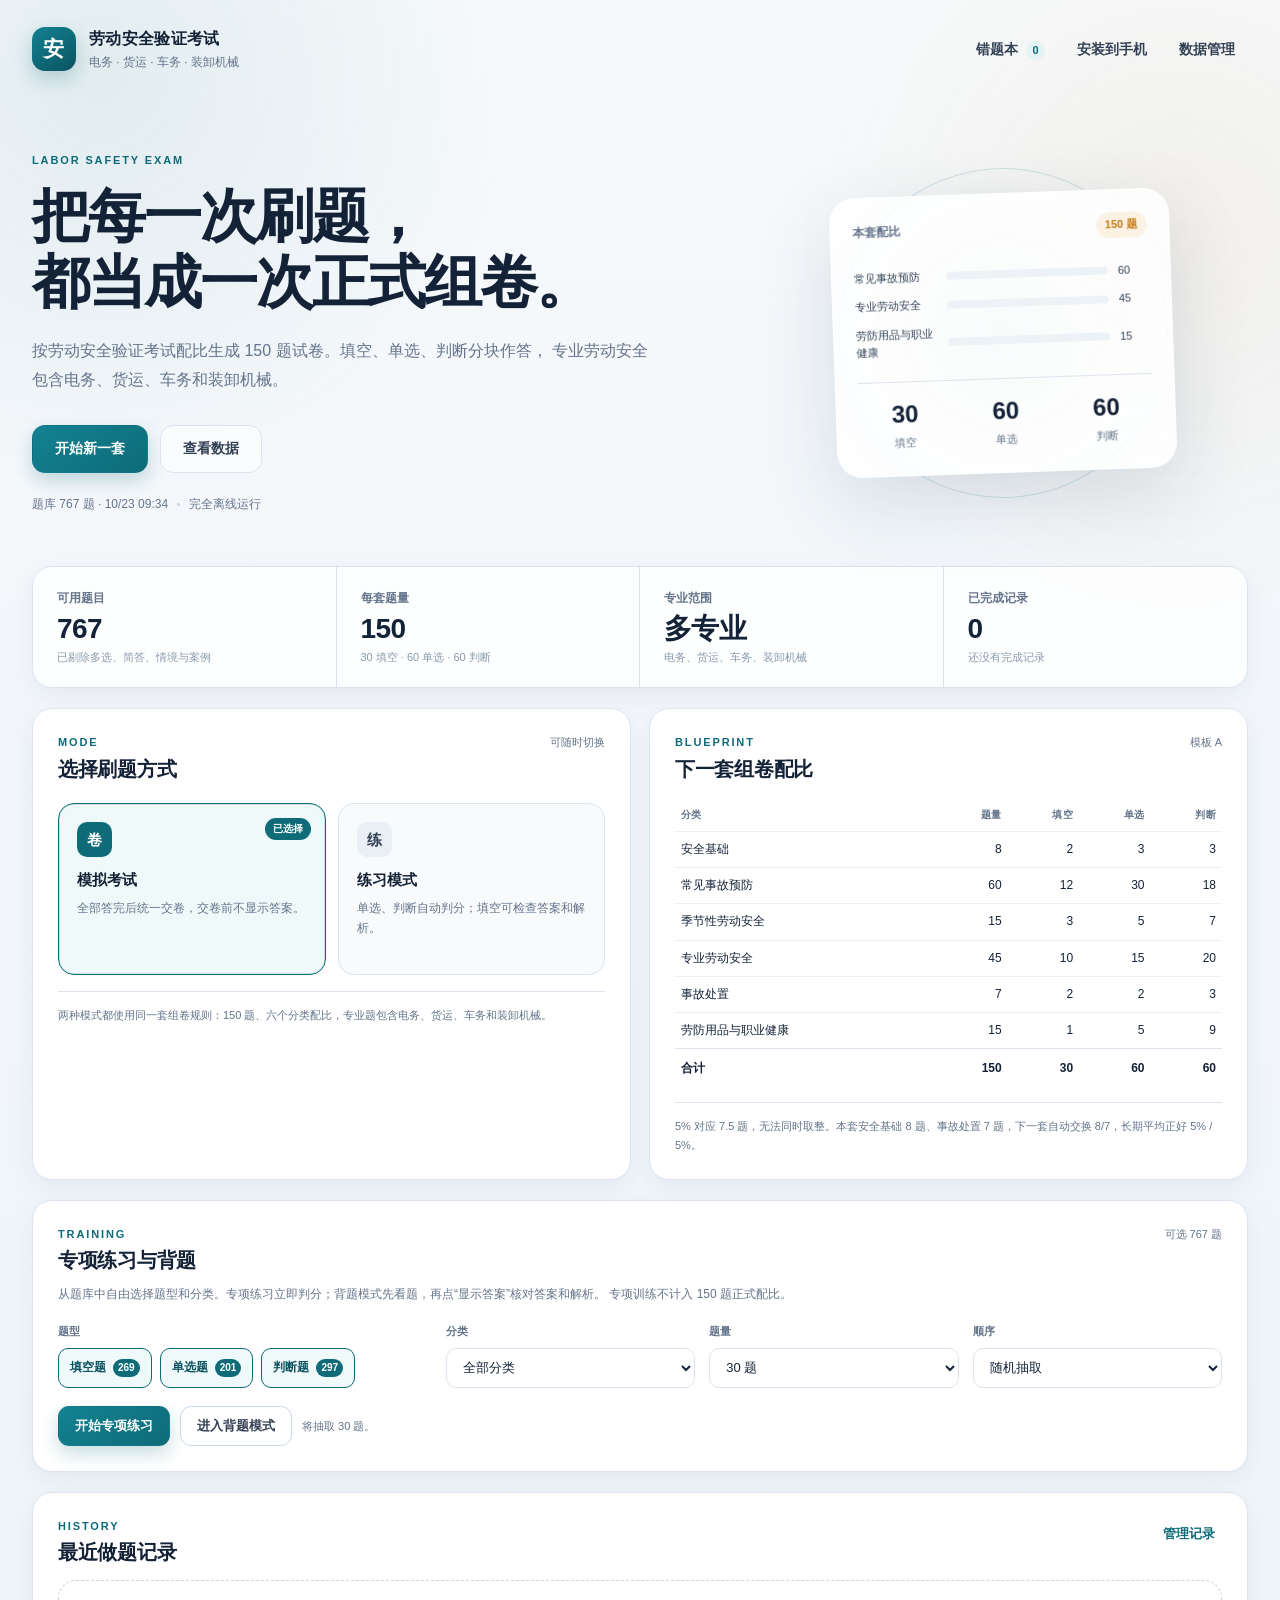
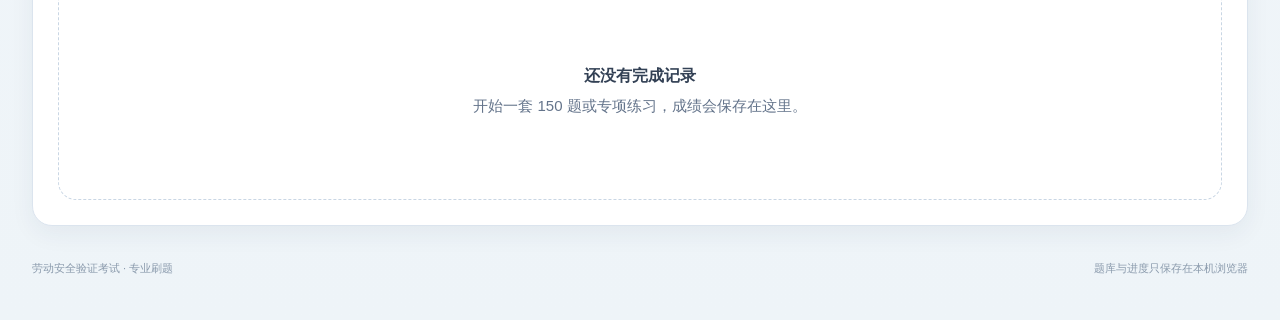
<file: index.html>
<!doctype html>
<html lang="zh-CN">
  <head>
    <meta charset="utf-8" />
    <meta
      name="viewport"
      content="width=device-width, initial-scale=1, viewport-fit=cover"
    />
    <meta
      name="description"
      content="劳动安全验证考试离线刷题、专项练习与背题工具，专业部分包含电务、货运、车务和装卸机械。"
    />
    <meta name="theme-color" content="#0f6b78" />
    <meta name="format-detection" content="telephone=no" />
    <meta name="mobile-web-app-capable" content="yes" />
    <meta name="apple-mobile-web-app-capable" content="yes" />
    <meta name="apple-mobile-web-app-status-bar-style" content="default" />
    <meta name="apple-mobile-web-app-title" content="劳动安全刷题" />
    <title>劳动安全验证考试 · 专业刷题</title>
    <link rel="manifest" href="manifest.webmanifest" />
    <link rel="icon" type="image/png" href="icons/favicon.png" />
    <link rel="apple-touch-icon" href="icons/apple-touch-icon.png" />
    <link rel="stylesheet" href="assets/styles.css" />
  </head>
  <body>
    <div id="app">
      <header class="home-header" id="homeHeader">
        <div class="brand">
          <div class="brand-mark" aria-hidden="true">安</div>
          <div>
            <div class="brand-title">劳动安全验证考试</div>
            <div class="brand-sub">电务 · 货运 · 车务 · 装卸机械</div>
          </div>
        </div>
        <nav class="home-nav" aria-label="主导航">
          <button class="nav-button" type="button" data-action="open-wrong">
            错题本
            <span class="nav-badge" id="wrongBadge">0</span>
          </button>
          <button class="nav-button" type="button" id="installAppButton">
            安装到手机
          </button>
          <button class="nav-button" type="button" data-action="open-data">
            数据管理
          </button>
        </nav>
      </header>

      <main id="homeView" class="view">
        <section class="hero">
          <div class="hero-copy">
            <div class="eyebrow">LABOR SAFETY EXAM</div>
            <h1>把每一次刷题，<br />都当成一次正式组卷。</h1>
            <p>
              按劳动安全验证考试配比生成 150 题试卷。填空、单选、判断分块作答，
              专业劳动安全包含电务、货运、车务和装卸机械。
            </p>
            <div class="hero-actions">
              <button class="button button-primary button-lg" type="button" id="startPaperButton">
                开始新一套
              </button>
              <button class="button button-ghost button-lg" type="button" data-action="open-data">
                查看数据
              </button>
            </div>
            <div class="hero-note">
              <span id="bankVersion">题库加载中</span>
              <span class="dot"></span>
              <span>完全离线运行</span>
            </div>
          </div>
          <div class="hero-visual" aria-hidden="true">
            <div class="hero-ring ring-one"></div>
            <div class="hero-ring ring-two"></div>
            <div class="hero-card">
              <div class="hero-card-top">
                <span>本套配比</span>
                <span class="hero-tag">150 题</span>
              </div>
              <div class="hero-bars" id="heroBars"></div>
              <div class="hero-score">
                <div><strong>30</strong><span>填空</span></div>
                <div><strong>60</strong><span>单选</span></div>
                <div><strong>60</strong><span>判断</span></div>
              </div>
            </div>
          </div>
        </section>

        <section class="stat-strip" aria-label="题库统计">
          <div class="stat-item">
            <span class="stat-label">可用题目</span>
            <strong id="statTotal">—</strong>
            <span class="stat-hint">已剔除多选、简答、情境与案例</span>
          </div>
          <div class="stat-item">
            <span class="stat-label">每套题量</span>
            <strong>150</strong>
            <span class="stat-hint">30 填空 · 60 单选 · 60 判断</span>
          </div>
          <div class="stat-item">
            <span class="stat-label">专业范围</span>
            <strong>多专业</strong>
            <span class="stat-hint">电务、货运、车务、装卸机械</span>
          </div>
          <div class="stat-item">
            <span class="stat-label">已完成记录</span>
            <strong id="statPapers">0</strong>
            <span class="stat-hint" id="statLastScore">还没有完成记录</span>
          </div>
        </section>

        <div class="home-grid">
          <section class="panel resume-panel" id="resumePanel" hidden>
            <div class="panel-kicker">UNFINISHED</div>
            <h2>上次还有一套没做完</h2>
            <p id="resumeSummary"></p>
            <div class="resume-actions">
              <button class="button button-primary" type="button" id="resumeButton">
                继续答题
              </button>
              <button class="button button-text danger-text" type="button" id="discardButton">
                放弃本套
              </button>
            </div>
          </section>

          <section class="panel mode-panel">
            <div class="panel-heading">
              <div>
                <div class="panel-kicker">MODE</div>
                <h2>选择刷题方式</h2>
              </div>
              <span class="panel-meta">可随时切换</span>
            </div>
            <div class="mode-grid" id="modeGrid">
              <button class="mode-card selected" type="button" data-mode="exam">
                <span class="mode-icon">卷</span>
                <span class="mode-title">模拟考试</span>
                <span class="mode-desc">全部答完后统一交卷，交卷前不显示答案。</span>
                <span class="mode-check">已选择</span>
              </button>
              <button class="mode-card" type="button" data-mode="practice">
                <span class="mode-icon">练</span>
                <span class="mode-title">练习模式</span>
                <span class="mode-desc">单选、判断自动判分；填空可检查答案和解析。</span>
                <span class="mode-check">已选择</span>
              </button>
            </div>
            <div class="mode-footnote">
              两种模式都使用同一套组卷规则：150 题、六个分类配比，专业题包含电务、货运、车务和装卸机械。
            </div>
          </section>

          <section class="panel blueprint-panel">
            <div class="panel-heading">
              <div>
                <div class="panel-kicker">BLUEPRINT</div>
                <h2>下一套组卷配比</h2>
              </div>
              <span class="panel-meta" id="templateLabel">模板 A</span>
            </div>
            <div class="table-wrap">
              <table class="blueprint-table">
                <thead>
                  <tr>
                    <th>分类</th>
                    <th>题量</th>
                    <th>填空</th>
                    <th>单选</th>
                    <th>判断</th>
                  </tr>
                </thead>
                <tbody id="blueprintBody"></tbody>
              </table>
            </div>
            <div class="blueprint-note" id="roundingNote"></div>
          </section>
        </div>

        <section class="panel training-panel">
          <div class="panel-heading">
            <div>
              <div class="panel-kicker">TRAINING</div>
              <h2>专项练习与背题</h2>
            </div>
            <span class="panel-meta" id="trainingPoolCount">可选 0 题</span>
          </div>
          <p class="training-intro">
            从题库中自由选择题型和分类。专项练习立即判分；背题模式先看题，再点“显示答案”核对答案和解析。
            专项训练不计入 150 题正式配比。
          </p>
          <div class="training-controls">
            <div class="training-control training-control-types">
              <span class="training-label">题型</span>
              <div class="training-types" id="trainingTypes"></div>
            </div>
            <label class="training-control">
              <span class="training-label">分类</span>
              <select class="select-input" id="trainingCategory"></select>
            </label>
            <label class="training-control">
              <span class="training-label">题量</span>
              <select class="select-input" id="trainingCount">
                <option value="20">20 题</option>
                <option value="30">30 题</option>
                <option value="50">50 题</option>
                <option value="100">100 题</option>
                <option value="all">全部可用题</option>
              </select>
            </label>
            <label class="training-control">
              <span class="training-label">顺序</span>
              <select class="select-input" id="trainingOrder">
                <option value="random">随机抽取</option>
                <option value="sequential">按题库顺序</option>
              </select>
            </label>
          </div>
          <div class="training-actions">
            <button class="button button-primary" type="button" id="startSpecialButton">
              开始专项练习
            </button>
            <button class="button button-secondary" type="button" id="startStudyButton">
              进入背题模式
            </button>
            <span class="training-hint" id="trainingHint"></span>
          </div>
        </section>

        <section class="panel history-panel">
          <div class="panel-heading">
            <div>
              <div class="panel-kicker">HISTORY</div>
              <h2>最近做题记录</h2>
            </div>
            <button class="button button-text" type="button" data-action="open-data">
              管理记录
            </button>
          </div>
          <div id="historyList" class="history-list"></div>
        </section>

        <section class="panel last-result-panel" id="lastResultPanel" hidden>
          <div>
            <div class="panel-kicker">LAST RESULT</div>
            <h2>上次成绩</h2>
            <p id="lastResultSummary"></p>
          </div>
          <button class="button button-secondary" type="button" id="viewLastResultButton">
            查看成绩
          </button>
        </section>

        <footer class="app-footer">
          <span>劳动安全验证考试 · 专业刷题</span>
          <span>题库与进度只保存在本机浏览器</span>
        </footer>
      </main>

      <main id="paperView" class="view" hidden>
        <div class="paper-topbar">
          <button class="icon-button back-button" type="button" id="backHomeButton">
            <span aria-hidden="true">←</span>
            返回
          </button>
          <div class="paper-meta">
            <span class="mode-pill" id="paperModeBadge">模拟考试</span>
            <span class="paper-seq" id="paperSeqLabel">第 1 套</span>
          </div>
          <div class="paper-progress-wrap">
            <div class="paper-progress-track">
              <div class="paper-progress-bar" id="paperProgressBar"></div>
            </div>
            <span id="paperProgressText">0 / 150</span>
          </div>
          <div class="timer" id="paperTimer">00:00</div>
          <button class="button button-primary button-compact" type="button" id="submitPaperButton">
            交卷
          </button>
          <button class="button button-ghost button-compact sheet-toggle" type="button" id="sheetToggleButton">
            答题卡
          </button>
        </div>

        <div class="paper-layout">
          <section class="question-stage">
            <div class="question-card" id="questionCard"></div>
            <div class="question-footer" id="questionFooter"></div>
          </section>
          <aside class="answer-sheet" id="answerSheetPanel">
            <div class="sheet-head">
              <div>
                <div class="panel-kicker">ANSWER SHEET</div>
                <h2>答题卡</h2>
              </div>
              <button class="icon-button sheet-close" type="button" id="sheetCloseButton" aria-label="关闭答题卡">
                ×
              </button>
            </div>
            <div class="sheet-legend" id="sheetLegend">
              <span><i class="legend-dot answered"></i>已答</span>
              <span><i class="legend-dot current"></i>当前</span>
              <span><i class="legend-dot flagged"></i>标记</span>
            </div>
            <div id="answerSheet" class="answer-sheet-body"></div>
          </aside>
        </div>
      </main>

      <main id="resultView" class="view" hidden>
        <div class="section-topbar">
          <button class="icon-button back-button" type="button" data-action="back-home">
            <span aria-hidden="true">←</span>
            返回首页
          </button>
          <div class="section-topbar-title">本套成绩</div>
          <div></div>
        </div>
        <div id="resultContent"></div>
      </main>

      <main id="wrongView" class="view" hidden>
        <div class="section-topbar">
          <button class="icon-button back-button" type="button" data-action="back-home">
            <span aria-hidden="true">←</span>
            返回首页
          </button>
          <div class="section-topbar-title">错题本</div>
          <div class="section-topbar-actions">
            <button class="button button-text danger-text" type="button" id="clearWrongButton">
              清空错题本
            </button>
          </div>
        </div>
        <div class="page-heading">
          <div>
            <div class="eyebrow">WRONG ANSWERS</div>
            <h1>把错题留下来，反复看。</h1>
            <p>错题按最近做错时间排序。答案默认收起，方便先自己回想。</p>
          </div>
          <button class="button button-primary" type="button" id="startFromWrongButton">
            再刷一套
          </button>
        </div>
        <div class="filter-row">
          <input class="text-input" id="wrongSearchInput" type="search" placeholder="搜索题干或分类" />
          <select class="select-input" id="wrongCategoryFilter">
            <option value="">全部分类</option>
          </select>
        </div>
        <div id="wrongList" class="wrong-list"></div>
      </main>

      <main id="dataView" class="view" hidden>
        <div class="section-topbar">
          <button class="icon-button back-button" type="button" data-action="back-home">
            <span aria-hidden="true">←</span>
            返回首页
          </button>
          <div class="section-topbar-title">数据管理</div>
          <div></div>
        </div>
        <div class="page-heading">
          <div>
            <div class="eyebrow">LOCAL DATA</div>
            <h1>所有记录只保存在这台电脑。</h1>
            <p>可以导出备份，也可以在新电脑上导入。导入会替换当前记录。</p>
          </div>
        </div>
        <div class="data-grid">
          <section class="panel data-card">
            <div class="panel-kicker">STORAGE</div>
            <h2>本机数据概览</h2>
            <div id="storageSummary" class="storage-summary"></div>
          </section>
          <section class="panel data-card">
            <div class="panel-kicker">BACKUP</div>
            <h2>备份与恢复</h2>
            <p class="muted">导出的文件包含答题记录、错题本、当前未完成试卷和抽题历史。</p>
            <div class="data-actions">
              <button class="button button-primary" type="button" id="exportButton">
                导出全部数据
              </button>
              <button class="button button-secondary" type="button" id="importButton">
                导入数据
              </button>
              <input type="file" id="importFileInput" accept="application/json,.json" hidden />
            </div>
          </section>
          <section class="panel data-card danger-zone">
            <div class="panel-kicker">RESET</div>
            <h2>清理记录</h2>
            <p class="muted">题库文件不会被删除，只会清理浏览器里的做题记录。</p>
            <div class="data-actions">
              <button class="button button-ghost" type="button" id="clearHistoryButton">
                清空答题记录
              </button>
              <button class="button button-ghost" type="button" id="clearWrongDataButton">
                清空错题本
              </button>
              <button class="button button-danger" type="button" id="resetAllButton">
                重置全部数据
              </button>
            </div>
          </section>
        </div>
      </main>
    </div>

    <div id="modalRoot"></div>
    <div id="toastRoot" class="toast-root" aria-live="polite"></div>

    <script src="data/questions.js"></script>
    <script src="data/ai_explanations.js"></script>
    <script src="assets/quiz-core.js"></script>
    <script src="assets/app.js"></script>
  </body>
</html>
</file>
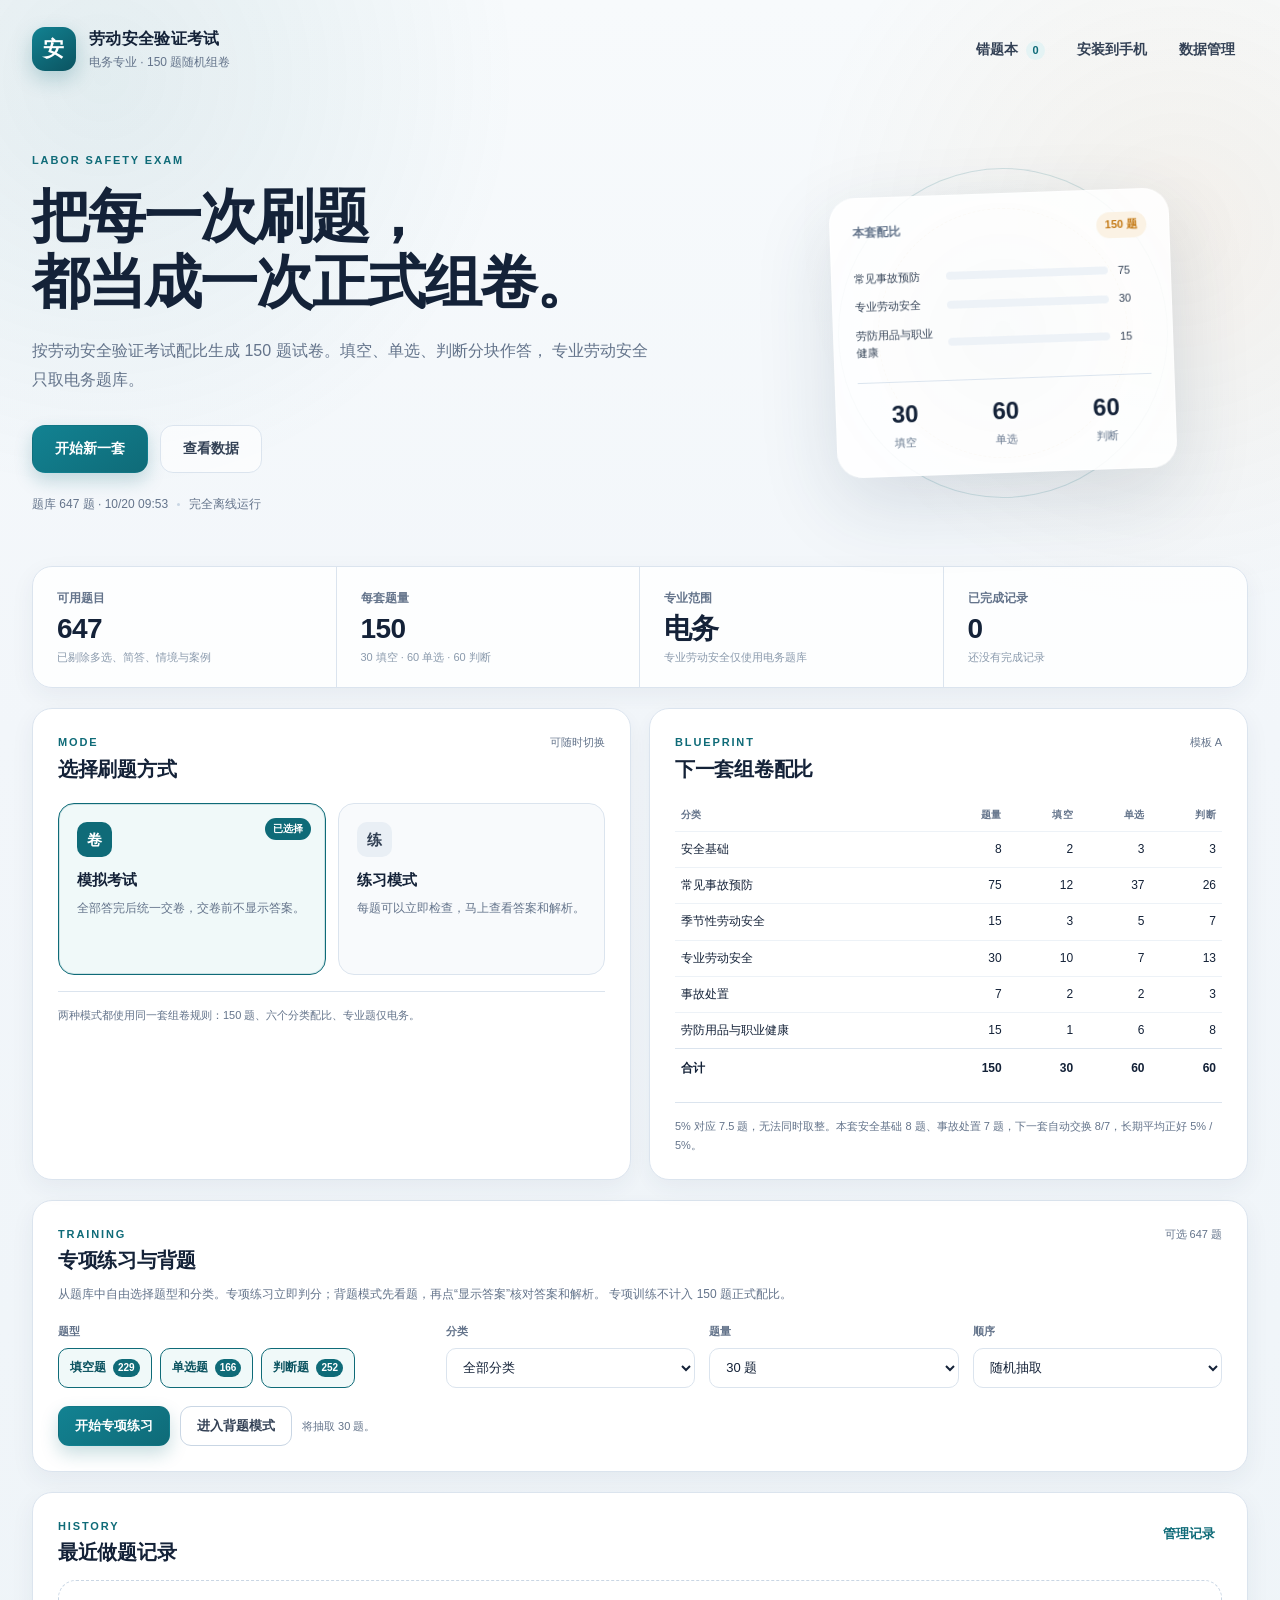
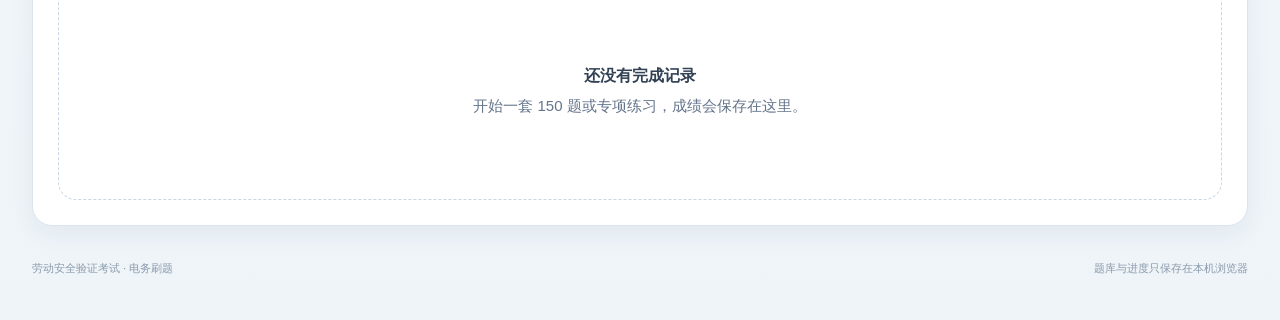
<file: pwa/index.html>
<!doctype html>
<html lang="zh-CN">
  <head>
    <meta charset="utf-8" />
    <meta
      name="viewport"
      content="width=device-width, initial-scale=1, viewport-fit=cover"
    />
    <meta
      name="description"
      content="电务专业劳动安全验证考试离线刷题、专项练习与背题工具。"
    />
    <meta name="theme-color" content="#0f6b78" />
    <meta name="format-detection" content="telephone=no" />
    <meta name="mobile-web-app-capable" content="yes" />
    <meta name="apple-mobile-web-app-capable" content="yes" />
    <meta name="apple-mobile-web-app-status-bar-style" content="default" />
    <meta name="apple-mobile-web-app-title" content="劳动安全刷题" />
    <title>劳动安全验证考试 · 电务刷题</title>
    <link rel="manifest" href="manifest.webmanifest" />
    <link rel="icon" type="image/png" href="icons/favicon.png" />
    <link rel="apple-touch-icon" href="icons/apple-touch-icon.png" />
    <link rel="stylesheet" href="assets/styles.css" />
  </head>
  <body>
    <div id="app">
      <header class="home-header" id="homeHeader">
        <div class="brand">
          <div class="brand-mark" aria-hidden="true">安</div>
          <div>
            <div class="brand-title">劳动安全验证考试</div>
            <div class="brand-sub">电务专业 · 150 题随机组卷</div>
          </div>
        </div>
        <nav class="home-nav" aria-label="主导航">
          <button class="nav-button" type="button" data-action="open-wrong">
            错题本
            <span class="nav-badge" id="wrongBadge">0</span>
          </button>
          <button class="nav-button" type="button" id="installAppButton">
            安装到手机
          </button>
          <button class="nav-button" type="button" data-action="open-data">
            数据管理
          </button>
        </nav>
      </header>

      <main id="homeView" class="view">
        <section class="hero">
          <div class="hero-copy">
            <div class="eyebrow">LABOR SAFETY EXAM</div>
            <h1>把每一次刷题，<br />都当成一次正式组卷。</h1>
            <p>
              按劳动安全验证考试配比生成 150 题试卷。填空、单选、判断分块作答，
              专业劳动安全只取电务题库。
            </p>
            <div class="hero-actions">
              <button class="button button-primary button-lg" type="button" id="startPaperButton">
                开始新一套
              </button>
              <button class="button button-ghost button-lg" type="button" data-action="open-data">
                查看数据
              </button>
            </div>
            <div class="hero-note">
              <span id="bankVersion">题库加载中</span>
              <span class="dot"></span>
              <span>完全离线运行</span>
            </div>
          </div>
          <div class="hero-visual" aria-hidden="true">
            <div class="hero-ring ring-one"></div>
            <div class="hero-ring ring-two"></div>
            <div class="hero-card">
              <div class="hero-card-top">
                <span>本套配比</span>
                <span class="hero-tag">150 题</span>
              </div>
              <div class="hero-bars" id="heroBars"></div>
              <div class="hero-score">
                <div><strong>30</strong><span>填空</span></div>
                <div><strong>60</strong><span>单选</span></div>
                <div><strong>60</strong><span>判断</span></div>
              </div>
            </div>
          </div>
        </section>

        <section class="stat-strip" aria-label="题库统计">
          <div class="stat-item">
            <span class="stat-label">可用题目</span>
            <strong id="statTotal">—</strong>
            <span class="stat-hint">已剔除多选、简答、情境与案例</span>
          </div>
          <div class="stat-item">
            <span class="stat-label">每套题量</span>
            <strong>150</strong>
            <span class="stat-hint">30 填空 · 60 单选 · 60 判断</span>
          </div>
          <div class="stat-item">
            <span class="stat-label">专业范围</span>
            <strong>电务</strong>
            <span class="stat-hint">专业劳动安全仅使用电务题库</span>
          </div>
          <div class="stat-item">
            <span class="stat-label">已完成记录</span>
            <strong id="statPapers">0</strong>
            <span class="stat-hint" id="statLastScore">还没有完成记录</span>
          </div>
        </section>

        <div class="home-grid">
          <section class="panel resume-panel" id="resumePanel" hidden>
            <div class="panel-kicker">UNFINISHED</div>
            <h2>上次还有一套没做完</h2>
            <p id="resumeSummary"></p>
            <div class="resume-actions">
              <button class="button button-primary" type="button" id="resumeButton">
                继续答题
              </button>
              <button class="button button-text danger-text" type="button" id="discardButton">
                放弃本套
              </button>
            </div>
          </section>

          <section class="panel mode-panel">
            <div class="panel-heading">
              <div>
                <div class="panel-kicker">MODE</div>
                <h2>选择刷题方式</h2>
              </div>
              <span class="panel-meta">可随时切换</span>
            </div>
            <div class="mode-grid" id="modeGrid">
              <button class="mode-card selected" type="button" data-mode="exam">
                <span class="mode-icon">卷</span>
                <span class="mode-title">模拟考试</span>
                <span class="mode-desc">全部答完后统一交卷，交卷前不显示答案。</span>
                <span class="mode-check">已选择</span>
              </button>
              <button class="mode-card" type="button" data-mode="practice">
                <span class="mode-icon">练</span>
                <span class="mode-title">练习模式</span>
                <span class="mode-desc">每题可以立即检查，马上查看答案和解析。</span>
                <span class="mode-check">已选择</span>
              </button>
            </div>
            <div class="mode-footnote">
              两种模式都使用同一套组卷规则：150 题、六个分类配比、专业题仅电务。
            </div>
          </section>

          <section class="panel blueprint-panel">
            <div class="panel-heading">
              <div>
                <div class="panel-kicker">BLUEPRINT</div>
                <h2>下一套组卷配比</h2>
              </div>
              <span class="panel-meta" id="templateLabel">模板 A</span>
            </div>
            <div class="table-wrap">
              <table class="blueprint-table">
                <thead>
                  <tr>
                    <th>分类</th>
                    <th>题量</th>
                    <th>填空</th>
                    <th>单选</th>
                    <th>判断</th>
                  </tr>
                </thead>
                <tbody id="blueprintBody"></tbody>
              </table>
            </div>
            <div class="blueprint-note" id="roundingNote"></div>
          </section>
        </div>

        <section class="panel training-panel">
          <div class="panel-heading">
            <div>
              <div class="panel-kicker">TRAINING</div>
              <h2>专项练习与背题</h2>
            </div>
            <span class="panel-meta" id="trainingPoolCount">可选 0 题</span>
          </div>
          <p class="training-intro">
            从题库中自由选择题型和分类。专项练习立即判分；背题模式先看题，再点“显示答案”核对答案和解析。
            专项训练不计入 150 题正式配比。
          </p>
          <div class="training-controls">
            <div class="training-control training-control-types">
              <span class="training-label">题型</span>
              <div class="training-types" id="trainingTypes"></div>
            </div>
            <label class="training-control">
              <span class="training-label">分类</span>
              <select class="select-input" id="trainingCategory"></select>
            </label>
            <label class="training-control">
              <span class="training-label">题量</span>
              <select class="select-input" id="trainingCount">
                <option value="20">20 题</option>
                <option value="30">30 题</option>
                <option value="50">50 题</option>
                <option value="100">100 题</option>
                <option value="all">全部可用题</option>
              </select>
            </label>
            <label class="training-control">
              <span class="training-label">顺序</span>
              <select class="select-input" id="trainingOrder">
                <option value="random">随机抽取</option>
                <option value="sequential">按题库顺序</option>
              </select>
            </label>
          </div>
          <div class="training-actions">
            <button class="button button-primary" type="button" id="startSpecialButton">
              开始专项练习
            </button>
            <button class="button button-secondary" type="button" id="startStudyButton">
              进入背题模式
            </button>
            <span class="training-hint" id="trainingHint"></span>
          </div>
        </section>

        <section class="panel history-panel">
          <div class="panel-heading">
            <div>
              <div class="panel-kicker">HISTORY</div>
              <h2>最近做题记录</h2>
            </div>
            <button class="button button-text" type="button" data-action="open-data">
              管理记录
            </button>
          </div>
          <div id="historyList" class="history-list"></div>
        </section>

        <section class="panel last-result-panel" id="lastResultPanel" hidden>
          <div>
            <div class="panel-kicker">LAST RESULT</div>
            <h2>上次成绩</h2>
            <p id="lastResultSummary"></p>
          </div>
          <button class="button button-secondary" type="button" id="viewLastResultButton">
            查看成绩
          </button>
        </section>

        <footer class="app-footer">
          <span>劳动安全验证考试 · 电务刷题</span>
          <span>题库与进度只保存在本机浏览器</span>
        </footer>
      </main>

      <main id="paperView" class="view" hidden>
        <div class="paper-topbar">
          <button class="icon-button back-button" type="button" id="backHomeButton">
            <span aria-hidden="true">←</span>
            返回
          </button>
          <div class="paper-meta">
            <span class="mode-pill" id="paperModeBadge">模拟考试</span>
            <span class="paper-seq" id="paperSeqLabel">第 1 套</span>
          </div>
          <div class="paper-progress-wrap">
            <div class="paper-progress-track">
              <div class="paper-progress-bar" id="paperProgressBar"></div>
            </div>
            <span id="paperProgressText">0 / 150</span>
          </div>
          <div class="timer" id="paperTimer">00:00</div>
          <button class="button button-primary button-compact" type="button" id="submitPaperButton">
            交卷
          </button>
          <button class="button button-ghost button-compact sheet-toggle" type="button" id="sheetToggleButton">
            答题卡
          </button>
        </div>

        <div class="paper-layout">
          <section class="question-stage">
            <div class="question-card" id="questionCard"></div>
            <div class="question-footer" id="questionFooter"></div>
          </section>
          <aside class="answer-sheet" id="answerSheetPanel">
            <div class="sheet-head">
              <div>
                <div class="panel-kicker">ANSWER SHEET</div>
                <h2>答题卡</h2>
              </div>
              <button class="icon-button sheet-close" type="button" id="sheetCloseButton" aria-label="关闭答题卡">
                ×
              </button>
            </div>
            <div class="sheet-legend" id="sheetLegend">
              <span><i class="legend-dot answered"></i>已答</span>
              <span><i class="legend-dot current"></i>当前</span>
              <span><i class="legend-dot flagged"></i>标记</span>
            </div>
            <div id="answerSheet" class="answer-sheet-body"></div>
          </aside>
        </div>
      </main>

      <main id="resultView" class="view" hidden>
        <div class="section-topbar">
          <button class="icon-button back-button" type="button" data-action="back-home">
            <span aria-hidden="true">←</span>
            返回首页
          </button>
          <div class="section-topbar-title">本套成绩</div>
          <div></div>
        </div>
        <div id="resultContent"></div>
      </main>

      <main id="wrongView" class="view" hidden>
        <div class="section-topbar">
          <button class="icon-button back-button" type="button" data-action="back-home">
            <span aria-hidden="true">←</span>
            返回首页
          </button>
          <div class="section-topbar-title">错题本</div>
          <div class="section-topbar-actions">
            <button class="button button-text danger-text" type="button" id="clearWrongButton">
              清空错题本
            </button>
          </div>
        </div>
        <div class="page-heading">
          <div>
            <div class="eyebrow">WRONG ANSWERS</div>
            <h1>把错题留下来，反复看。</h1>
            <p>错题按最近做错时间排序。答案默认收起，方便先自己回想。</p>
          </div>
          <button class="button button-primary" type="button" id="startFromWrongButton">
            再刷一套
          </button>
        </div>
        <div class="filter-row">
          <input class="text-input" id="wrongSearchInput" type="search" placeholder="搜索题干或分类" />
          <select class="select-input" id="wrongCategoryFilter">
            <option value="">全部分类</option>
          </select>
        </div>
        <div id="wrongList" class="wrong-list"></div>
      </main>

      <main id="dataView" class="view" hidden>
        <div class="section-topbar">
          <button class="icon-button back-button" type="button" data-action="back-home">
            <span aria-hidden="true">←</span>
            返回首页
          </button>
          <div class="section-topbar-title">数据管理</div>
          <div></div>
        </div>
        <div class="page-heading">
          <div>
            <div class="eyebrow">LOCAL DATA</div>
            <h1>所有记录只保存在这台电脑。</h1>
            <p>可以导出备份，也可以在新电脑上导入。导入会替换当前记录。</p>
          </div>
        </div>
        <div class="data-grid">
          <section class="panel data-card">
            <div class="panel-kicker">STORAGE</div>
            <h2>本机数据概览</h2>
            <div id="storageSummary" class="storage-summary"></div>
          </section>
          <section class="panel data-card">
            <div class="panel-kicker">BACKUP</div>
            <h2>备份与恢复</h2>
            <p class="muted">导出的文件包含答题记录、错题本、当前未完成试卷和抽题历史。</p>
            <div class="data-actions">
              <button class="button button-primary" type="button" id="exportButton">
                导出全部数据
              </button>
              <button class="button button-secondary" type="button" id="importButton">
                导入数据
              </button>
              <input type="file" id="importFileInput" accept="application/json,.json" hidden />
            </div>
          </section>
          <section class="panel data-card danger-zone">
            <div class="panel-kicker">RESET</div>
            <h2>清理记录</h2>
            <p class="muted">题库文件不会被删除，只会清理浏览器里的做题记录。</p>
            <div class="data-actions">
              <button class="button button-ghost" type="button" id="clearHistoryButton">
                清空答题记录
              </button>
              <button class="button button-ghost" type="button" id="clearWrongDataButton">
                清空错题本
              </button>
              <button class="button button-danger" type="button" id="resetAllButton">
                重置全部数据
              </button>
            </div>
          </section>
        </div>
      </main>
    </div>

    <div id="modalRoot"></div>
    <div id="toastRoot" class="toast-root" aria-live="polite"></div>

    <script src="data/questions.js"></script>
    <script src="assets/quiz-core.js"></script>
    <script src="assets/app.js"></script>
  </body>
</html>
</file>
<file: assets/styles.css>
:root {
  --bg: #f2f6fa;
  --bg-soft: #e9f0f6;
  --panel: #ffffff;
  --panel-soft: #f8fafc;
  --ink: #142238;
  --ink-soft: #334155;
  --muted: #64748b;
  --line: #dbe4ee;
  --line-strong: #c9d6e4;
  --primary: #0f6b78;
  --primary-deep: #0b5360;
  --primary-soft: #e4f3f4;
  --primary-pale: #f0f9f9;
  --accent: #c47a16;
  --accent-soft: #fbf2e4;
  --danger: #b4432f;
  --danger-soft: #fbece8;
  --success: #0f766e;
  --success-soft: #e7f6f1;
  --shadow: 0 18px 50px rgba(28, 52, 80, 0.08);
  --shadow-soft: 0 8px 24px rgba(28, 52, 80, 0.06);
  --radius: 20px;
  --radius-sm: 12px;
  --font: -apple-system, BlinkMacSystemFont, "Segoe UI", "Microsoft YaHei",
    "PingFang SC", "Hiragino Sans GB", sans-serif;
}

* {
  box-sizing: border-box;
}

html {
  min-height: 100%;
  background: var(--bg);
}

body {
  margin: 0;
  min-height: 100vh;
  padding-left: env(safe-area-inset-left);
  padding-right: env(safe-area-inset-right);
  color: var(--ink);
  font-family: var(--font);
  font-size: 15px;
  line-height: 1.6;
  background:
    radial-gradient(circle at 8% 4%, rgba(15, 107, 120, 0.09), transparent 26rem),
    radial-gradient(circle at 92% 12%, rgba(196, 122, 22, 0.07), transparent 24rem),
    linear-gradient(180deg, #f7fafc 0%, var(--bg) 38%, #eef4f8 100%);
}

button,
input,
select {
  font: inherit;
}

button {
  color: inherit;
}

a {
  color: var(--primary);
}

.view {
  animation: view-in 0.32s ease both;
}

@keyframes view-in {
  from {
    opacity: 0;
    transform: translateY(7px);
  }
  to {
    opacity: 1;
    transform: translateY(0);
  }
}

@media (prefers-reduced-motion: reduce) {
  .view {
    animation: none;
  }
  .question-card.question-enter {
    animation: none;
  }
  * {
    scroll-behavior: auto !important;
    transition: none !important;
  }
}

[hidden] {
  display: none !important;
}

.home-header {
  display: flex;
  align-items: center;
  justify-content: space-between;
  gap: 24px;
  width: min(1240px, calc(100% - 64px));
  margin: 0 auto;
  padding: calc(26px + env(safe-area-inset-top)) 0 10px;
}

.brand {
  display: flex;
  align-items: center;
  gap: 13px;
}

.brand-mark {
  display: grid;
  place-items: center;
  width: 44px;
  height: 44px;
  border-radius: 13px;
  color: #fff;
  font-size: 21px;
  font-weight: 800;
  letter-spacing: 0.02em;
  background: linear-gradient(145deg, #128292, #0b5360);
  box-shadow: 0 8px 20px rgba(15, 107, 120, 0.25);
}

.brand-title {
  font-size: 16px;
  font-weight: 750;
  letter-spacing: 0.02em;
}

.brand-sub {
  margin-top: 1px;
  color: var(--muted);
  font-size: 12px;
}

.home-nav {
  display: flex;
  align-items: center;
  gap: 6px;
}

.nav-button {
  position: relative;
  border: 0;
  background: transparent;
  color: var(--ink-soft);
  padding: 9px 13px;
  border-radius: 10px;
  cursor: pointer;
  font-size: 14px;
  font-weight: 600;
  transition: background 0.18s ease, color 0.18s ease;
}

.nav-button:hover {
  background: rgba(255, 255, 255, 0.8);
  color: var(--primary);
}

.nav-badge {
  display: inline-grid;
  place-items: center;
  min-width: 19px;
  height: 19px;
  margin-left: 4px;
  padding: 0 5px;
  border-radius: 99px;
  background: var(--primary-soft);
  color: var(--primary);
  font-size: 11px;
  font-weight: 800;
}

#homeView,
#resultView,
#wrongView,
#dataView {
  width: min(1240px, calc(100% - 64px));
  margin: 0 auto;
}

.hero {
  display: grid;
  grid-template-columns: minmax(0, 1.16fr) minmax(320px, 0.84fr);
  align-items: center;
  gap: 48px;
  padding: 66px 0 48px;
}

.eyebrow,
.panel-kicker {
  color: var(--primary);
  font-size: 11px;
  font-weight: 800;
  letter-spacing: 0.17em;
  text-transform: uppercase;
}

.hero h1 {
  max-width: 660px;
  margin: 14px 0 20px;
  font-size: clamp(36px, 4.6vw, 58px);
  line-height: 1.14;
  letter-spacing: -0.035em;
  font-weight: 800;
}

.hero-copy p {
  max-width: 620px;
  margin: 0;
  color: var(--muted);
  font-size: 16px;
  line-height: 1.85;
}

.hero-actions {
  display: flex;
  flex-wrap: wrap;
  gap: 12px;
  margin-top: 30px;
}

.hero-note {
  display: flex;
  align-items: center;
  gap: 9px;
  margin-top: 22px;
  color: var(--muted);
  font-size: 12px;
}

.dot {
  width: 3px;
  height: 3px;
  border-radius: 50%;
  background: var(--line-strong);
}

.hero-visual {
  position: relative;
  display: grid;
  place-items: center;
  min-height: 370px;
}

.hero-ring {
  position: absolute;
  border: 1px solid rgba(15, 107, 120, 0.16);
  border-radius: 50%;
}

.ring-one {
  width: 330px;
  height: 330px;
  background: radial-gradient(circle, rgba(15, 107, 120, 0.08), transparent 68%);
}

.ring-two {
  width: 250px;
  height: 250px;
  border-style: dashed;
  border-color: rgba(196, 122, 22, 0.22);
  transform: rotate(18deg);
}

.hero-card {
  position: relative;
  z-index: 1;
  width: min(100%, 340px);
  padding: 22px;
  border: 1px solid rgba(255, 255, 255, 0.7);
  border-radius: 26px;
  background: rgba(255, 255, 255, 0.86);
  box-shadow: 0 26px 80px rgba(25, 54, 82, 0.14);
  backdrop-filter: blur(14px);
  transform: rotate(-2deg);
}

.hero-card-top {
  display: flex;
  align-items: center;
  justify-content: space-between;
  color: var(--muted);
  font-size: 12px;
  font-weight: 700;
}

.hero-tag {
  padding: 4px 9px;
  border-radius: 99px;
  background: var(--accent-soft);
  color: var(--accent);
  font-size: 11px;
}

.hero-bars {
  display: grid;
  gap: 11px;
  margin: 24px 0 20px;
}

.hero-bar-row {
  display: grid;
  grid-template-columns: 82px 1fr 30px;
  align-items: center;
  gap: 10px;
  color: var(--ink-soft);
  font-size: 11px;
}

.hero-bar-track {
  height: 8px;
  overflow: hidden;
  border-radius: 99px;
  background: #edf2f7;
}

.hero-bar-fill {
  height: 100%;
  border-radius: inherit;
  background: linear-gradient(90deg, #1592a0, #0f6b78);
}

.hero-bar-row:nth-child(2) .hero-bar-fill {
  background: linear-gradient(90deg, #e39a37, #c47a16);
}

.hero-bar-row:nth-child(3) .hero-bar-fill {
  background: linear-gradient(90deg, #7c6bd6, #5d4eb8);
}

.hero-score {
  display: grid;
  grid-template-columns: repeat(3, 1fr);
  gap: 8px;
  padding-top: 18px;
  border-top: 1px solid var(--line);
}

.hero-score div {
  text-align: center;
}

.hero-score strong {
  display: block;
  font-size: 24px;
  line-height: 1.2;
}

.hero-score span {
  color: var(--muted);
  font-size: 11px;
}

.stat-strip {
  display: grid;
  grid-template-columns: repeat(4, minmax(0, 1fr));
  border: 1px solid var(--line);
  border-radius: var(--radius);
  background: rgba(255, 255, 255, 0.82);
  box-shadow: var(--shadow-soft);
  overflow: hidden;
}

.stat-item {
  display: flex;
  flex-direction: column;
  gap: 3px;
  padding: 22px 24px;
  border-right: 1px solid var(--line);
}

.stat-item:last-child {
  border-right: 0;
}

.stat-label {
  color: var(--muted);
  font-size: 12px;
  font-weight: 600;
}

.stat-item strong {
  font-size: 28px;
  line-height: 1.25;
  letter-spacing: -0.02em;
}

.stat-hint {
  color: #8a9aac;
  font-size: 11px;
  line-height: 1.5;
}

.home-grid {
  display: grid;
  grid-template-columns: repeat(2, minmax(0, 1fr));
  gap: 18px;
  margin-top: 20px;
}

.panel {
  border: 1px solid var(--line);
  border-radius: var(--radius);
  background: var(--panel);
  box-shadow: var(--shadow-soft);
  padding: 25px;
}

.panel h2 {
  margin: 4px 0 0;
  font-size: 20px;
  line-height: 1.35;
  letter-spacing: -0.015em;
}

.panel-heading {
  display: flex;
  align-items: flex-start;
  justify-content: space-between;
  gap: 18px;
}

.panel-meta {
  color: var(--muted);
  font-size: 11px;
  white-space: nowrap;
}

.resume-panel {
  grid-column: 1 / -1;
  border-color: rgba(15, 107, 120, 0.2);
  background:
    linear-gradient(120deg, rgba(228, 243, 244, 0.8), rgba(255, 255, 255, 0.96) 58%),
    var(--panel);
}

.resume-panel h2 {
  margin-top: 5px;
}

.resume-panel p {
  margin: 9px 0 0;
  color: var(--muted);
}

.resume-actions {
  display: flex;
  align-items: center;
  gap: 12px;
  margin-top: 20px;
}

.mode-grid {
  display: grid;
  grid-template-columns: repeat(2, minmax(0, 1fr));
  gap: 12px;
  margin-top: 20px;
}

.mode-card {
  position: relative;
  display: flex;
  flex-direction: column;
  align-items: flex-start;
  gap: 7px;
  min-height: 172px;
  padding: 18px;
  border: 1px solid var(--line);
  border-radius: 16px;
  background: var(--panel-soft);
  cursor: pointer;
  text-align: left;
  transition: border-color 0.18s ease, background 0.18s ease, transform 0.18s ease;
}

.mode-card:hover {
  transform: translateY(-2px);
  border-color: var(--line-strong);
}

.mode-card.selected {
  border-color: var(--primary);
  background: var(--primary-pale);
  box-shadow: inset 0 0 0 1px rgba(15, 107, 120, 0.16);
}

.mode-icon {
  display: grid;
  place-items: center;
  width: 35px;
  height: 35px;
  border-radius: 10px;
  background: #e9eff5;
  color: var(--ink-soft);
  font-size: 15px;
  font-weight: 800;
}

.mode-card.selected .mode-icon {
  background: var(--primary);
  color: #fff;
}

.mode-title {
  margin-top: 4px;
  font-size: 15px;
  font-weight: 750;
}

.mode-desc {
  color: var(--muted);
  font-size: 12px;
  line-height: 1.65;
}

.mode-check {
  display: none;
  position: absolute;
  right: 14px;
  top: 14px;
  padding: 3px 8px;
  border-radius: 99px;
  background: var(--primary);
  color: #fff;
  font-size: 10px;
  font-weight: 700;
}

.mode-card.selected .mode-check {
  display: block;
}

.mode-footnote,
.blueprint-note {
  margin-top: 16px;
  padding-top: 14px;
  border-top: 1px solid var(--line);
  color: var(--muted);
  font-size: 11px;
  line-height: 1.65;
}

.training-panel {
  margin-top: 20px;
}

.training-intro {
  max-width: 880px;
  margin: 10px 0 0;
  color: var(--muted);
  font-size: 12px;
  line-height: 1.75;
}

.training-controls {
  display: grid;
  grid-template-columns: minmax(280px, 1.5fr) repeat(3, minmax(140px, 1fr));
  gap: 14px;
  margin-top: 18px;
}

.training-control {
  display: flex;
  flex-direction: column;
  gap: 7px;
}

.training-control .select-input {
  width: 100%;
}

.training-control-types {
  min-width: 0;
}

.training-label {
  color: var(--muted);
  font-size: 11px;
  font-weight: 700;
}

.training-types {
  display: flex;
  flex-wrap: wrap;
  gap: 8px;
}

.type-toggle {
  display: inline-flex;
  align-items: center;
  gap: 7px;
  min-height: 40px;
  padding: 8px 11px;
  border: 1px solid var(--line);
  border-radius: 10px;
  background: var(--panel-soft);
  color: var(--ink-soft);
  cursor: pointer;
  font-size: 12px;
  font-weight: 650;
  transition: border-color 0.16s ease, background 0.16s ease, color 0.16s ease;
}

.type-toggle:hover {
  border-color: var(--line-strong);
  background: #fff;
}

.type-toggle.selected {
  border-color: var(--primary);
  background: var(--primary-pale);
  color: var(--primary-deep);
}

.type-toggle .type-count {
  min-width: 24px;
  padding: 1px 5px;
  border-radius: 99px;
  background: #e6edf4;
  color: var(--muted);
  font-size: 10px;
  text-align: center;
}

.type-toggle.selected .type-count {
  background: var(--primary);
  color: #fff;
}

.training-actions {
  display: flex;
  align-items: center;
  flex-wrap: wrap;
  gap: 10px;
  margin-top: 18px;
}

.training-hint {
  color: var(--muted);
  font-size: 11px;
  line-height: 1.5;
}

.table-wrap {
  margin-top: 16px;
  overflow-x: auto;
}

.blueprint-table {
  width: 100%;
  border-collapse: collapse;
  font-size: 12px;
  white-space: nowrap;
}

.blueprint-table th,
.blueprint-table td {
  padding: 8px 6px;
  text-align: right;
  border-bottom: 1px solid #edf2f7;
}

.blueprint-table th:first-child,
.blueprint-table td:first-child {
  text-align: left;
}

.blueprint-table th {
  color: var(--muted);
  font-size: 10px;
  font-weight: 700;
  letter-spacing: 0.04em;
}

.blueprint-table tbody tr:last-child td {
  border-bottom: 0;
}

.blueprint-table tfoot td {
  padding-top: 10px;
  font-weight: 800;
  border-top: 1px solid var(--line);
  border-bottom: 0;
}

.history-panel,
.last-result-panel {
  margin-top: 20px;
}

.history-list {
  display: grid;
  gap: 2px;
  margin-top: 14px;
}

.history-row {
  display: grid;
  grid-template-columns: 46px minmax(0, 1fr) auto auto;
  align-items: center;
  gap: 14px;
  padding: 12px 0;
  border-bottom: 1px solid #edf2f7;
}

.history-row:last-child {
  border-bottom: 0;
}

.history-seq {
  display: grid;
  place-items: center;
  width: 38px;
  height: 38px;
  border-radius: 11px;
  background: var(--primary-soft);
  color: var(--primary);
  font-size: 12px;
  font-weight: 800;
}

.history-main strong {
  display: block;
  font-size: 14px;
}

.history-main span {
  color: var(--muted);
  font-size: 11px;
}

.history-score {
  font-size: 17px;
  font-weight: 800;
  text-align: right;
}

.history-score span {
  color: var(--muted);
  font-size: 11px;
  font-weight: 500;
}

.history-rate {
  min-width: 48px;
  color: var(--muted);
  font-size: 11px;
  text-align: right;
}

.last-result-panel {
  display: flex;
  align-items: center;
  justify-content: space-between;
  gap: 20px;
}

.last-result-panel p {
  margin: 8px 0 0;
  color: var(--muted);
}

.app-footer {
  display: flex;
  justify-content: space-between;
  gap: 18px;
  padding: 34px 0 calc(42px + env(safe-area-inset-bottom));
  color: #8a9aac;
  font-size: 11px;
}

.button {
  display: inline-flex;
  align-items: center;
  justify-content: center;
  gap: 7px;
  min-height: 40px;
  padding: 9px 16px;
  border: 1px solid transparent;
  border-radius: 11px;
  background: transparent;
  cursor: pointer;
  font-size: 13px;
  font-weight: 700;
  line-height: 1.35;
  text-decoration: none;
  transition: transform 0.16s ease, box-shadow 0.16s ease, background 0.16s ease,
    border-color 0.16s ease;
}

.button:hover:not(:disabled) {
  transform: translateY(-1px);
}

.button:active:not(:disabled) {
  transform: translateY(0);
}

.button:disabled {
  opacity: 0.45;
  cursor: not-allowed;
}

.button-lg {
  min-height: 48px;
  padding: 12px 22px;
  border-radius: 13px;
  font-size: 14px;
}

.button-compact {
  min-height: 34px;
  padding: 7px 12px;
  border-radius: 9px;
  font-size: 12px;
}

.button-primary {
  background: linear-gradient(145deg, #128292, var(--primary));
  color: #fff;
  box-shadow: 0 8px 18px rgba(15, 107, 120, 0.22);
}

.button-primary:hover:not(:disabled) {
  box-shadow: 0 11px 24px rgba(15, 107, 120, 0.27);
}

.button-secondary {
  border-color: var(--line-strong);
  background: #fff;
  color: var(--ink-soft);
}

.button-secondary:hover:not(:disabled),
.button-ghost:hover:not(:disabled) {
  background: var(--panel-soft);
}

.button-ghost {
  border-color: var(--line);
  background: rgba(255, 255, 255, 0.6);
  color: var(--ink-soft);
}

.button-text {
  min-height: 32px;
  padding: 4px 6px;
  color: var(--primary);
}

.button-danger {
  border-color: rgba(180, 67, 47, 0.25);
  background: var(--danger);
  color: #fff;
}

.danger-text {
  color: var(--danger);
}

.icon-button {
  display: inline-flex;
  align-items: center;
  gap: 5px;
  border: 1px solid transparent;
  border-radius: 9px;
  background: transparent;
  padding: 7px 9px;
  color: var(--ink-soft);
  cursor: pointer;
  font-size: 13px;
  font-weight: 600;
}

.icon-button:hover {
  background: var(--panel-soft);
}

.paper-topbar {
  position: sticky;
  top: 0;
  z-index: 30;
  display: flex;
  align-items: center;
  gap: 16px;
  padding: calc(12px + env(safe-area-inset-top))
    max(22px, calc((100vw - 1400px) / 2)) 12px;
  border-bottom: 1px solid rgba(219, 228, 238, 0.85);
  background: rgba(247, 250, 252, 0.92);
  backdrop-filter: blur(14px);
}

.back-button {
  flex: 0 0 auto;
}

.back-button span {
  font-size: 18px;
  line-height: 1;
}

.paper-meta {
  display: flex;
  align-items: center;
  gap: 8px;
  flex: 0 0 auto;
}

.mode-pill,
.paper-seq {
  padding: 4px 9px;
  border-radius: 99px;
  font-size: 11px;
  font-weight: 700;
}

.mode-pill {
  background: var(--primary-soft);
  color: var(--primary);
}

.mode-pill.practice {
  background: var(--accent-soft);
  color: var(--accent);
}

.paper-seq {
  color: var(--muted);
  background: rgba(255, 255, 255, 0.75);
}

.paper-progress-wrap {
  display: flex;
  align-items: center;
  gap: 10px;
  min-width: 0;
  flex: 1 1 auto;
}

.paper-progress-track {
  height: 7px;
  flex: 1 1 auto;
  overflow: hidden;
  border-radius: 99px;
  background: #e5edf4;
}

.paper-progress-bar {
  width: 0;
  height: 100%;
  border-radius: inherit;
  background: linear-gradient(90deg, #1592a0, #0f6b78);
  transition: width 0.22s ease;
}

.paper-progress-wrap span,
.timer {
  color: var(--muted);
  font-size: 11px;
  font-variant-numeric: tabular-nums;
  white-space: nowrap;
}

.timer {
  min-width: 54px;
  text-align: right;
  font-size: 12px;
  font-weight: 700;
  color: var(--ink-soft);
}

.sheet-toggle,
.sheet-close {
  display: none;
}

.paper-layout {
  display: grid;
  grid-template-columns: minmax(0, 1fr) 330px;
  align-items: start;
  gap: 22px;
  width: min(1400px, calc(100% - 44px));
  margin: 0 auto;
  padding: 24px 0 48px;
}

.question-stage {
  min-width: 0;
}

.question-card {
  min-height: 520px;
  padding: 38px 42px 32px;
  border: 1px solid var(--line);
  border-radius: 24px;
  background: var(--panel);
  box-shadow: var(--shadow);
}

.question-card.question-enter {
  animation: question-enter 0.2s cubic-bezier(0.22, 0.8, 0.35, 1) both;
}

@keyframes question-enter {
  from {
    opacity: 0.55;
    transform: translateY(6px);
  }
  to {
    opacity: 1;
    transform: translateY(0);
  }
}

.question-head {
  display: flex;
  align-items: center;
  flex-wrap: wrap;
  gap: 8px;
  padding-bottom: 20px;
  border-bottom: 1px solid #edf2f7;
}

.question-index {
  margin-right: auto;
  color: var(--muted);
  font-size: 12px;
}

.question-index strong {
  color: var(--ink);
  font-size: 24px;
  letter-spacing: -0.02em;
}

.chip {
  display: inline-flex;
  align-items: center;
  min-height: 24px;
  padding: 3px 9px;
  border-radius: 99px;
  font-size: 10px;
  font-weight: 700;
  line-height: 1.3;
  white-space: nowrap;
}

.chip-category {
  background: #eef2f7;
  color: #475569;
}

.cat-safety {
  background: #e8f0fb;
  color: #35669d;
}

.cat-common {
  background: #fbece8;
  color: #ad4b32;
}

.cat-seasonal {
  background: #e9f6ec;
  color: #337a49;
}

.cat-professional {
  background: #efebfb;
  color: #624bb0;
}

.cat-accident {
  background: #fdf0e6;
  color: #a65f24;
}

.cat-ppe {
  background: #e8f5f4;
  color: #24766f;
}

.chip-type {
  background: var(--primary-pale);
  color: var(--primary);
}

.chip-topic {
  background: #f6f8fb;
  color: #7a8ba0;
}

.question-stem {
  margin: 30px 0 26px;
  font-size: clamp(19px, 2.1vw, 23px);
  line-height: 1.9;
  font-weight: 650;
  letter-spacing: 0.005em;
}

.blank-input {
  display: inline-block;
  width: 120px;
  max-width: 100%;
  margin: 0 3px;
  padding: 1px 8px 2px;
  border: 0;
  border-bottom: 2px solid #94aebf;
  border-radius: 5px 5px 0 0;
  outline: 0;
  background: #f4f9fb;
  color: var(--primary-deep);
  font-size: 18px;
  font-weight: 700;
  text-align: center;
  transition: border-color 0.16s ease, background 0.16s ease;
}

.blank-input:focus {
  border-bottom-color: var(--primary);
  background: var(--primary-soft);
}

.blank-input.correct {
  border-bottom-color: var(--success);
  background: var(--success-soft);
}

.blank-input.wrong {
  border-bottom-color: var(--danger);
  background: var(--danger-soft);
}

.range-wrap {
  display: inline-flex;
  align-items: center;
  gap: 4px;
}

.range-wrap .blank-input {
  width: 82px;
}

.range-sep {
  color: var(--muted);
  font-weight: 700;
}

.answer-area {
  margin-top: 6px;
}

.fill-hint {
  color: var(--muted);
  font-size: 11px;
}

.options {
  display: grid;
  gap: 10px;
}

.option-button {
  display: grid;
  grid-template-columns: 34px minmax(0, 1fr);
  align-items: center;
  gap: 13px;
  width: 100%;
  padding: 14px 16px;
  border: 1px solid var(--line);
  border-radius: 13px;
  background: var(--panel-soft);
  cursor: pointer;
  text-align: left;
  transition: border-color 0.16s ease, background 0.16s ease, transform 0.16s ease;
}

.option-button:hover {
  transform: translateX(2px);
  border-color: var(--line-strong);
  background: #f4f8fb;
}

.option-button.selected {
  border-color: var(--primary);
  background: var(--primary-pale);
  box-shadow: inset 0 0 0 1px rgba(15, 107, 120, 0.14);
}

.option-letter {
  display: grid;
  place-items: center;
  width: 32px;
  height: 32px;
  border-radius: 9px;
  background: #e8eef5;
  color: var(--ink-soft);
  font-size: 13px;
  font-weight: 800;
}

.option-button.selected .option-letter {
  background: var(--primary);
  color: #fff;
}

.option-button.correct {
  border-color: #8ccfbe;
  background: var(--success-soft);
  box-shadow: inset 0 0 0 1px rgba(15, 118, 110, 0.12);
}

.option-button.correct .option-letter {
  background: var(--success);
  color: #fff;
}

.study-option {
  cursor: default;
}

.study-option:hover {
  transform: none;
}

.option-text {
  color: var(--ink-soft);
  font-size: 14px;
  line-height: 1.65;
}

.judge-options {
  display: grid;
  grid-template-columns: repeat(2, minmax(0, 1fr));
  gap: 12px;
}

.judge-button {
  display: flex;
  align-items: center;
  justify-content: center;
  gap: 9px;
  min-height: 76px;
  border: 1px solid var(--line);
  border-radius: 14px;
  background: var(--panel-soft);
  cursor: pointer;
  font-size: 16px;
  font-weight: 750;
  transition: border-color 0.16s ease, background 0.16s ease, transform 0.16s ease;
}

.judge-button:hover {
  transform: translateY(-2px);
  border-color: var(--line-strong);
}

.judge-button.selected {
  border-color: var(--primary);
  background: var(--primary-pale);
  color: var(--primary);
}

.judge-button.correct {
  border-color: #8ccfbe;
  background: var(--success-soft);
  color: var(--success);
}

.judge-button.study-option {
  cursor: default;
}

.judge-button.study-option:hover {
  transform: none;
}

.judge-symbol {
  font-size: 22px;
  line-height: 1;
}

.feedback {
  margin-top: 22px;
  padding: 16px 18px;
  border: 1px solid var(--line);
  border-radius: 13px;
  background: var(--panel-soft);
}

.feedback.correct {
  border-color: #b7e2d6;
  background: var(--success-soft);
}

.feedback.wrong {
  border-color: #efc6bb;
  background: var(--danger-soft);
}

.feedback-head {
  display: flex;
  align-items: center;
  gap: 8px;
  font-size: 13px;
  font-weight: 800;
}

.feedback.correct .feedback-head {
  color: var(--success);
}

.feedback.wrong .feedback-head {
  color: var(--danger);
}

.feedback-body {
  display: grid;
  gap: 7px;
  margin-top: 8px;
  color: var(--ink-soft);
  font-size: 13px;
}

.feedback-body strong {
  color: var(--ink);
}

.feedback-explanation {
  color: var(--muted);
  font-size: 12px;
  line-height: 1.7;
}

.study-answer {
  margin-top: 24px;
  padding: 18px;
  border: 1px dashed var(--line-strong);
  border-radius: 14px;
  background: var(--panel-soft);
}

.study-answer.revealed {
  border-style: solid;
  border-color: #b7e2d6;
  background: linear-gradient(135deg, var(--success-soft), #f8fdfb);
}

.study-answer-head {
  display: flex;
  align-items: center;
  justify-content: space-between;
  gap: 14px;
}

.study-answer-head strong {
  font-size: 13px;
}

.study-answer-content {
  display: grid;
  gap: 8px;
  margin-top: 15px;
}

.study-answer-text {
  color: var(--success);
  font-size: 18px;
  font-weight: 800;
  line-height: 1.6;
}

.study-answer-explanation {
  color: var(--muted);
  font-size: 12px;
  line-height: 1.75;
}

.mode-pill.study {
  background: #efebfb;
  color: #624bb0;
}

.question-footer {
  display: flex;
  align-items: center;
  gap: 9px;
  margin-top: 14px;
  padding: 0 4px;
}

.question-footer .spacer {
  flex: 1 1 auto;
}

.flag-button.active {
  border-color: #e6bd7a;
  background: var(--accent-soft);
  color: var(--accent);
}

.answer-sheet {
  position: sticky;
  top: 82px;
  max-height: calc(100vh - 104px);
  overflow: auto;
  padding: 21px;
  border: 1px solid var(--line);
  border-radius: 20px;
  background: rgba(255, 255, 255, 0.92);
  box-shadow: var(--shadow-soft);
  scrollbar-width: thin;
}

.sheet-head {
  display: flex;
  align-items: flex-start;
  justify-content: space-between;
  gap: 10px;
}

.sheet-head h2 {
  margin: 3px 0 0;
  font-size: 19px;
}

.sheet-legend {
  display: flex;
  flex-wrap: wrap;
  gap: 10px;
  margin: 14px 0 18px;
  color: var(--muted);
  font-size: 10px;
}

.sheet-legend span {
  display: inline-flex;
  align-items: center;
  gap: 4px;
}

.legend-dot {
  width: 7px;
  height: 7px;
  border-radius: 50%;
  background: #d8e1ea;
}

.legend-dot.answered {
  background: var(--primary);
}

.legend-dot.current {
  border: 2px solid var(--primary);
  background: #fff;
}

.legend-dot.flagged {
  background: var(--accent);
}

.sheet-group + .sheet-group {
  margin-top: 18px;
}

.sheet-group-head {
  display: flex;
  align-items: center;
  justify-content: space-between;
  gap: 8px;
  margin-bottom: 8px;
  color: var(--muted);
  font-size: 10px;
  font-weight: 700;
}

.sheet-grid {
  display: grid;
  grid-template-columns: repeat(6, minmax(0, 1fr));
  gap: 6px;
}

.sheet-number {
  position: relative;
  display: grid;
  place-items: center;
  min-height: 32px;
  border: 1px solid #e3eaf1;
  border-radius: 8px;
  background: #f8fafc;
  color: #75869a;
  cursor: pointer;
  font-size: 11px;
  font-variant-numeric: tabular-nums;
  transition: background 0.14s ease, border-color 0.14s ease, color 0.14s ease;
}

.sheet-number:hover {
  border-color: var(--line-strong);
  background: #fff;
}

.sheet-number.answered {
  border-color: #c6e4e6;
  background: var(--primary-soft);
  color: var(--primary-deep);
  font-weight: 700;
}

.sheet-number.current {
  border-color: var(--primary);
  background: #fff;
  color: var(--primary);
  box-shadow: inset 0 0 0 1px var(--primary);
  font-weight: 800;
}

.sheet-number.flagged::after {
  content: "";
  position: absolute;
  top: 3px;
  right: 3px;
  width: 5px;
  height: 5px;
  border-radius: 50%;
  background: var(--accent);
}

.sheet-number.correct {
  border-color: #b7e2d6;
  background: var(--success-soft);
  color: var(--success);
}

.sheet-number.wrong {
  border-color: #efc6bb;
  background: var(--danger-soft);
  color: var(--danger);
}

.section-topbar {
  display: grid;
  grid-template-columns: 1fr auto 1fr;
  align-items: center;
  gap: 18px;
  padding: 18px 0;
}

.section-topbar-title {
  color: var(--ink-soft);
  font-size: 13px;
  font-weight: 750;
  text-align: center;
}

.section-topbar-actions {
  display: flex;
  justify-content: flex-end;
}

.page-heading {
  display: flex;
  align-items: flex-end;
  justify-content: space-between;
  gap: 30px;
  padding: 34px 0 26px;
}

.page-heading h1 {
  margin: 10px 0 8px;
  font-size: clamp(28px, 3.4vw, 42px);
  letter-spacing: -0.03em;
  line-height: 1.2;
}

.page-heading p {
  max-width: 620px;
  margin: 0;
  color: var(--muted);
}

.filter-row {
  display: flex;
  gap: 10px;
  margin-bottom: 16px;
}

.text-input,
.select-input {
  min-height: 40px;
  padding: 8px 12px;
  border: 1px solid var(--line);
  border-radius: 10px;
  outline: 0;
  background: #fff;
  color: var(--ink);
  font-size: 13px;
}

.text-input {
  flex: 1 1 auto;
}

.text-input:focus,
.select-input:focus {
  border-color: var(--primary);
  box-shadow: 0 0 0 3px rgba(15, 107, 120, 0.1);
}

.select-input {
  min-width: 160px;
}

.wrong-list {
  display: grid;
  gap: 12px;
  padding-bottom: 48px;
}

.wrong-item {
  padding: 22px;
  border: 1px solid var(--line);
  border-radius: 16px;
  background: var(--panel);
  box-shadow: var(--shadow-soft);
}

.wrong-item-head {
  display: flex;
  align-items: center;
  flex-wrap: wrap;
  gap: 7px;
  margin-bottom: 12px;
}

.wrong-item-head .wrong-count {
  margin-left: auto;
  color: var(--danger);
  font-size: 11px;
  font-weight: 700;
}

.wrong-stem {
  margin: 0;
  color: var(--ink);
  font-size: 15px;
  line-height: 1.8;
  font-weight: 600;
}

.wrong-meta {
  margin-top: 12px;
  color: var(--muted);
  font-size: 11px;
}

.wrong-item details {
  margin-top: 14px;
  border-top: 1px solid #edf2f7;
  padding-top: 12px;
}

.wrong-item summary {
  color: var(--primary);
  cursor: pointer;
  font-size: 12px;
  font-weight: 700;
}

.wrong-answer {
  display: grid;
  gap: 7px;
  margin-top: 12px;
  padding: 14px;
  border-radius: 11px;
  background: var(--panel-soft);
  color: var(--ink-soft);
  font-size: 13px;
}

.wrong-answer strong {
  color: var(--ink);
}

.wrong-answer .explanation {
  color: var(--muted);
  font-size: 12px;
  line-height: 1.7;
}

.wrong-actions {
  display: flex;
  justify-content: flex-end;
  margin-top: 10px;
}

.empty-state {
  display: grid;
  place-items: center;
  min-height: 220px;
  padding: 38px;
  border: 1px dashed var(--line-strong);
  border-radius: 18px;
  color: var(--muted);
  text-align: center;
}

.empty-state strong {
  display: block;
  margin-bottom: 5px;
  color: var(--ink-soft);
  font-size: 16px;
}

.result-hero {
  display: grid;
  grid-template-columns: minmax(0, 1.1fr) minmax(280px, 0.9fr);
  gap: 18px;
  padding: 18px 0 0;
}

.score-card {
  position: relative;
  overflow: hidden;
  padding: 30px;
  border: 1px solid rgba(15, 107, 120, 0.18);
  border-radius: 24px;
  background:
    radial-gradient(circle at 92% 0%, rgba(255, 255, 255, 0.2), transparent 15rem),
    linear-gradient(135deg, #0d6673, #0a4f5b);
  color: #fff;
  box-shadow: 0 22px 60px rgba(15, 107, 120, 0.2);
}

.score-kicker {
  color: rgba(255, 255, 255, 0.68);
  font-size: 11px;
  font-weight: 700;
  letter-spacing: 0.14em;
}

.score-main {
  display: flex;
  align-items: flex-end;
  gap: 12px;
  margin-top: 18px;
}

.score-main strong {
  font-size: clamp(58px, 9vw, 92px);
  line-height: 0.88;
  letter-spacing: -0.06em;
}

.score-main span {
  padding-bottom: 8px;
  color: rgba(255, 255, 255, 0.72);
  font-size: 16px;
}

.score-sub {
  display: flex;
  flex-wrap: wrap;
  gap: 10px 18px;
  margin-top: 22px;
  color: rgba(255, 255, 255, 0.78);
  font-size: 12px;
}

.score-sub strong {
  color: #fff;
  font-size: 15px;
}

.result-summary {
  display: grid;
  gap: 12px;
}

.summary-card {
  padding: 20px;
  border: 1px solid var(--line);
  border-radius: 17px;
  background: var(--panel);
  box-shadow: var(--shadow-soft);
}

.summary-card .summary-label {
  color: var(--muted);
  font-size: 11px;
}

.summary-card strong {
  display: block;
  margin-top: 3px;
  font-size: 27px;
  letter-spacing: -0.02em;
}

.summary-card span {
  color: var(--muted);
  font-size: 11px;
}

.breakdown-grid {
  display: grid;
  grid-template-columns: repeat(2, minmax(0, 1fr));
  gap: 18px;
  margin-top: 18px;
}

.breakdown-panel {
  padding: 22px;
}

.breakdown-panel h2 {
  margin-bottom: 14px;
}

.breakdown-table {
  width: 100%;
  border-collapse: collapse;
  font-size: 12px;
}

.breakdown-table th,
.breakdown-table td {
  padding: 9px 7px;
  border-bottom: 1px solid #edf2f7;
  text-align: right;
}

.breakdown-table th:first-child,
.breakdown-table td:first-child {
  text-align: left;
}

.breakdown-table th {
  color: var(--muted);
  font-size: 10px;
  font-weight: 700;
}

.breakdown-table tbody tr:last-child td {
  border-bottom: 0;
}

.rate-cell {
  font-weight: 700;
}

.result-actions {
  display: flex;
  flex-wrap: wrap;
  gap: 10px;
  margin: 22px 0 16px;
}

.result-wrong-panel {
  margin-top: 18px;
}

.result-wrong-list {
  display: grid;
  gap: 10px;
  margin-top: 16px;
}

.result-wrong-item {
  padding: 18px;
  border: 1px solid #efd6cf;
  border-radius: 14px;
  background: #fffaf8;
}

.result-wrong-head {
  display: flex;
  align-items: center;
  flex-wrap: wrap;
  gap: 7px;
  margin-bottom: 9px;
}

.result-wrong-head .wrong-number {
  color: var(--danger);
  font-size: 11px;
  font-weight: 800;
}

.result-wrong-stem {
  margin: 0;
  color: var(--ink);
  font-size: 14px;
  font-weight: 600;
  line-height: 1.75;
}

.answer-compare {
  display: grid;
  grid-template-columns: repeat(2, minmax(0, 1fr));
  gap: 8px;
  margin-top: 12px;
}

.answer-box {
  padding: 10px 12px;
  border-radius: 9px;
  background: #fff;
  border: 1px solid var(--line);
  font-size: 12px;
}

.answer-box span {
  display: block;
  color: var(--muted);
  font-size: 10px;
}

.answer-box strong {
  display: block;
  margin-top: 2px;
  color: var(--ink-soft);
}

.answer-box.correct-answer {
  border-color: #b7e2d6;
  background: var(--success-soft);
}

.answer-box.correct-answer strong {
  color: var(--success);
}

.answer-box.user-answer {
  border-color: #efc6bb;
  background: var(--danger-soft);
}

.answer-box.user-answer strong {
  color: var(--danger);
}

.result-explanation {
  margin-top: 10px;
  color: var(--muted);
  font-size: 12px;
  line-height: 1.75;
}

.data-grid {
  display: grid;
  grid-template-columns: repeat(2, minmax(0, 1fr));
  gap: 18px;
  padding-bottom: 48px;
}

.data-card h2 {
  margin-bottom: 12px;
}

.data-card p {
  margin: 0;
}

.muted {
  color: var(--muted);
}

.storage-summary {
  display: grid;
  grid-template-columns: repeat(2, minmax(0, 1fr));
  gap: 10px;
  margin-top: 16px;
}

.storage-item {
  padding: 14px;
  border-radius: 12px;
  background: var(--panel-soft);
}

.storage-item span {
  display: block;
  color: var(--muted);
  font-size: 10px;
}

.storage-item strong {
  display: block;
  margin-top: 2px;
  font-size: 20px;
}

.data-actions {
  display: flex;
  flex-wrap: wrap;
  gap: 9px;
  margin-top: 18px;
}

.danger-zone {
  border-color: #efd6cf;
  background: #fffdfc;
}

.toast-root {
  position: fixed;
  right: 20px;
  bottom: calc(22px + env(safe-area-inset-bottom));
  z-index: 100;
  display: grid;
  gap: 8px;
  pointer-events: none;
}

.toast {
  max-width: min(360px, calc(100vw - 40px));
  padding: 11px 15px;
  border: 1px solid rgba(15, 107, 120, 0.2);
  border-radius: 11px;
  background: rgba(15, 35, 56, 0.94);
  color: #fff;
  box-shadow: 0 12px 30px rgba(15, 35, 56, 0.2);
  font-size: 12px;
  animation: toast-in 0.22s ease both;
}

.toast.error {
  border-color: rgba(180, 67, 47, 0.5);
  background: rgba(126, 40, 28, 0.96);
}

@keyframes toast-in {
  from {
    opacity: 0;
    transform: translateY(8px);
  }
  to {
    opacity: 1;
    transform: translateY(0);
  }
}

.modal-overlay {
  position: fixed;
  inset: 0;
  z-index: 90;
  display: grid;
  place-items: center;
  padding: calc(20px + env(safe-area-inset-top))
    calc(20px + env(safe-area-inset-right))
    calc(20px + env(safe-area-inset-bottom))
    calc(20px + env(safe-area-inset-left));
  background: rgba(14, 28, 44, 0.42);
  backdrop-filter: blur(5px);
  animation: overlay-in 0.18s ease both;
}

@keyframes overlay-in {
  from {
    opacity: 0;
  }
  to {
    opacity: 1;
  }
}

.modal-card {
  width: min(470px, 100%);
  max-height: calc(100vh - 40px);
  overflow: auto;
  padding: 24px;
  border: 1px solid rgba(255, 255, 255, 0.7);
  border-radius: 20px;
  background: #fff;
  box-shadow: 0 30px 100px rgba(14, 28, 44, 0.24);
  animation: modal-in 0.22s ease both;
}

@keyframes modal-in {
  from {
    opacity: 0;
    transform: translateY(10px) scale(0.985);
  }
  to {
    opacity: 1;
    transform: translateY(0) scale(1);
  }
}

.modal-card h3 {
  margin: 0;
  font-size: 20px;
  letter-spacing: -0.02em;
}

.modal-body {
  margin-top: 12px;
  color: var(--ink-soft);
  font-size: 13px;
  line-height: 1.8;
}

.modal-body p {
  margin: 0 0 8px;
}

.modal-body p:last-child {
  margin-bottom: 0;
}

.modal-actions {
  display: flex;
  justify-content: flex-end;
  gap: 9px;
  margin-top: 22px;
}

@media (max-width: 1100px) {
  .hero {
    grid-template-columns: minmax(0, 1fr) 310px;
    gap: 28px;
  }
  .hero h1 {
    font-size: 44px;
  }
  .paper-layout {
    grid-template-columns: minmax(0, 1fr) 300px;
  }
  .question-card {
    padding: 30px 30px 26px;
  }
}

@media (max-width: 980px) {
  .home-header,
  #homeView,
  #resultView,
  #wrongView,
  #dataView {
    width: min(100% - 36px, 760px);
  }
  .hero {
    grid-template-columns: 1fr;
    padding-top: 44px;
  }
  .hero-visual {
    display: none;
  }
  .stat-strip {
    grid-template-columns: repeat(2, minmax(0, 1fr));
  }
  .stat-item:nth-child(2) {
    border-right: 0;
  }
  .stat-item:nth-child(-n + 2) {
    border-bottom: 1px solid var(--line);
  }
  .home-grid,
  .breakdown-grid,
  .data-grid,
  .result-hero {
    grid-template-columns: 1fr;
  }
  .training-controls {
    grid-template-columns: repeat(2, minmax(0, 1fr));
  }
  .training-control-types {
    grid-column: 1 / -1;
  }
  .paper-topbar {
    gap: 9px;
    padding: calc(10px + env(safe-area-inset-top)) 16px 10px;
    flex-wrap: wrap;
  }
  .paper-progress-wrap {
    order: 5;
    flex-basis: 100%;
  }
  .paper-meta {
    margin-right: auto;
  }
  .sheet-toggle {
    display: inline-flex;
  }
  .paper-layout {
    display: block;
    width: min(100% - 32px, 760px);
    padding-top: 18px;
  }
  .answer-sheet {
    position: fixed;
    inset: auto 0 0 0;
    z-index: 60;
    max-height: 76vh;
    padding: 20px 20px calc(30px + env(safe-area-inset-bottom));
    border-radius: 22px 22px 0 0;
    border-bottom: 0;
    transform: translateY(105%);
    visibility: hidden;
    pointer-events: none;
    transition: transform 0.24s ease, visibility 0.24s ease;
    box-shadow: 0 -18px 60px rgba(15, 35, 56, 0.16);
  }
  .answer-sheet.open {
    transform: translateY(0);
    visibility: visible;
    pointer-events: auto;
  }
  .sheet-close {
    display: inline-flex;
    font-size: 22px;
  }
  .sheet-grid {
    grid-template-columns: repeat(8, minmax(0, 1fr));
  }
  .page-heading {
    align-items: flex-start;
    flex-direction: column;
    gap: 16px;
  }
  .filter-row {
    flex-direction: column;
  }
  .select-input {
    width: 100%;
  }
}

@media (max-width: 680px) {
  body {
    font-size: 14px;
  }
  .home-header {
    align-items: flex-start;
    flex-direction: column;
    gap: 12px;
    padding-top: 18px;
  }
  .home-nav {
    width: 100%;
  }
  .nav-button {
    flex: 1 1 auto;
    text-align: center;
    background: rgba(255, 255, 255, 0.62);
  }
  .hero {
    padding: 34px 0 30px;
  }
  .hero h1 {
    font-size: 36px;
  }
  .hero-copy p {
    font-size: 14px;
  }
  .hero-actions .button {
    flex: 1 1 150px;
  }
  .stat-item {
    padding: 17px;
  }
  .stat-item strong {
    font-size: 23px;
  }
  .panel {
    padding: 20px;
  }
  .mode-grid {
    grid-template-columns: 1fr;
  }
  .training-controls {
    grid-template-columns: 1fr;
  }
  .mode-card {
    min-height: 145px;
  }
  .history-row {
    grid-template-columns: 40px minmax(0, 1fr) auto;
  }
  .history-rate {
    display: none;
  }
  .last-result-panel {
    align-items: flex-start;
    flex-direction: column;
  }
  .question-card {
    min-height: 470px;
    padding: 22px 18px 20px;
    border-radius: 18px;
  }
  .question-stem {
    margin-top: 22px;
    font-size: 18px;
    line-height: 1.95;
  }
  .blank-input {
    width: 94px;
    font-size: 16px;
  }
  .range-wrap .blank-input {
    width: 62px;
  }
  .option-button {
    grid-template-columns: 30px minmax(0, 1fr);
    padding: 12px;
  }
  .option-letter {
    width: 29px;
    height: 29px;
  }
  .judge-options {
    grid-template-columns: 1fr;
  }
  .judge-button {
    min-height: 62px;
  }
  .question-footer {
    flex-wrap: wrap;
  }
  .question-footer .button {
    flex: 1 1 auto;
  }
  .sheet-grid {
    grid-template-columns: repeat(6, minmax(0, 1fr));
  }
  .section-topbar {
    grid-template-columns: 1fr auto;
  }
  .section-topbar-title {
    display: none;
  }
  .answer-compare {
    grid-template-columns: 1fr;
  }
  .result-actions .button {
    flex: 1 1 140px;
  }
  .storage-summary {
    grid-template-columns: 1fr;
  }
  .app-footer {
    flex-direction: column;
    gap: 5px;
  }
}
</file>
<file: pwa/assets/styles.css>
:root {
  --bg: #f2f6fa;
  --bg-soft: #e9f0f6;
  --panel: #ffffff;
  --panel-soft: #f8fafc;
  --ink: #142238;
  --ink-soft: #334155;
  --muted: #64748b;
  --line: #dbe4ee;
  --line-strong: #c9d6e4;
  --primary: #0f6b78;
  --primary-deep: #0b5360;
  --primary-soft: #e4f3f4;
  --primary-pale: #f0f9f9;
  --accent: #c47a16;
  --accent-soft: #fbf2e4;
  --danger: #b4432f;
  --danger-soft: #fbece8;
  --success: #0f766e;
  --success-soft: #e7f6f1;
  --shadow: 0 18px 50px rgba(28, 52, 80, 0.08);
  --shadow-soft: 0 8px 24px rgba(28, 52, 80, 0.06);
  --radius: 20px;
  --radius-sm: 12px;
  --font: -apple-system, BlinkMacSystemFont, "Segoe UI", "Microsoft YaHei",
    "PingFang SC", "Hiragino Sans GB", sans-serif;
}

* {
  box-sizing: border-box;
}

html {
  min-height: 100%;
  background: var(--bg);
}

body {
  margin: 0;
  min-height: 100vh;
  padding-left: env(safe-area-inset-left);
  padding-right: env(safe-area-inset-right);
  color: var(--ink);
  font-family: var(--font);
  font-size: 15px;
  line-height: 1.6;
  background:
    radial-gradient(circle at 8% 4%, rgba(15, 107, 120, 0.09), transparent 26rem),
    radial-gradient(circle at 92% 12%, rgba(196, 122, 22, 0.07), transparent 24rem),
    linear-gradient(180deg, #f7fafc 0%, var(--bg) 38%, #eef4f8 100%);
}

button,
input,
select {
  font: inherit;
}

button {
  color: inherit;
}

a {
  color: var(--primary);
}

.view {
  animation: view-in 0.32s ease both;
}

@keyframes view-in {
  from {
    opacity: 0;
    transform: translateY(7px);
  }
  to {
    opacity: 1;
    transform: translateY(0);
  }
}

@media (prefers-reduced-motion: reduce) {
  .view {
    animation: none;
  }
  * {
    scroll-behavior: auto !important;
    transition: none !important;
  }
}

[hidden] {
  display: none !important;
}

.home-header {
  display: flex;
  align-items: center;
  justify-content: space-between;
  gap: 24px;
  width: min(1240px, calc(100% - 64px));
  margin: 0 auto;
  padding: calc(26px + env(safe-area-inset-top)) 0 10px;
}

.brand {
  display: flex;
  align-items: center;
  gap: 13px;
}

.brand-mark {
  display: grid;
  place-items: center;
  width: 44px;
  height: 44px;
  border-radius: 13px;
  color: #fff;
  font-size: 21px;
  font-weight: 800;
  letter-spacing: 0.02em;
  background: linear-gradient(145deg, #128292, #0b5360);
  box-shadow: 0 8px 20px rgba(15, 107, 120, 0.25);
}

.brand-title {
  font-size: 16px;
  font-weight: 750;
  letter-spacing: 0.02em;
}

.brand-sub {
  margin-top: 1px;
  color: var(--muted);
  font-size: 12px;
}

.home-nav {
  display: flex;
  align-items: center;
  gap: 6px;
}

.nav-button {
  position: relative;
  border: 0;
  background: transparent;
  color: var(--ink-soft);
  padding: 9px 13px;
  border-radius: 10px;
  cursor: pointer;
  font-size: 14px;
  font-weight: 600;
  transition: background 0.18s ease, color 0.18s ease;
}

.nav-button:hover {
  background: rgba(255, 255, 255, 0.8);
  color: var(--primary);
}

.nav-badge {
  display: inline-grid;
  place-items: center;
  min-width: 19px;
  height: 19px;
  margin-left: 4px;
  padding: 0 5px;
  border-radius: 99px;
  background: var(--primary-soft);
  color: var(--primary);
  font-size: 11px;
  font-weight: 800;
}

#homeView,
#resultView,
#wrongView,
#dataView {
  width: min(1240px, calc(100% - 64px));
  margin: 0 auto;
}

.hero {
  display: grid;
  grid-template-columns: minmax(0, 1.16fr) minmax(320px, 0.84fr);
  align-items: center;
  gap: 48px;
  padding: 66px 0 48px;
}

.eyebrow,
.panel-kicker {
  color: var(--primary);
  font-size: 11px;
  font-weight: 800;
  letter-spacing: 0.17em;
  text-transform: uppercase;
}

.hero h1 {
  max-width: 660px;
  margin: 14px 0 20px;
  font-size: clamp(36px, 4.6vw, 58px);
  line-height: 1.14;
  letter-spacing: -0.035em;
  font-weight: 800;
}

.hero-copy p {
  max-width: 620px;
  margin: 0;
  color: var(--muted);
  font-size: 16px;
  line-height: 1.85;
}

.hero-actions {
  display: flex;
  flex-wrap: wrap;
  gap: 12px;
  margin-top: 30px;
}

.hero-note {
  display: flex;
  align-items: center;
  gap: 9px;
  margin-top: 22px;
  color: var(--muted);
  font-size: 12px;
}

.dot {
  width: 3px;
  height: 3px;
  border-radius: 50%;
  background: var(--line-strong);
}

.hero-visual {
  position: relative;
  display: grid;
  place-items: center;
  min-height: 370px;
}

.hero-ring {
  position: absolute;
  border: 1px solid rgba(15, 107, 120, 0.16);
  border-radius: 50%;
}

.ring-one {
  width: 330px;
  height: 330px;
  background: radial-gradient(circle, rgba(15, 107, 120, 0.08), transparent 68%);
}

.ring-two {
  width: 250px;
  height: 250px;
  border-style: dashed;
  border-color: rgba(196, 122, 22, 0.22);
  transform: rotate(18deg);
}

.hero-card {
  position: relative;
  z-index: 1;
  width: min(100%, 340px);
  padding: 22px;
  border: 1px solid rgba(255, 255, 255, 0.7);
  border-radius: 26px;
  background: rgba(255, 255, 255, 0.86);
  box-shadow: 0 26px 80px rgba(25, 54, 82, 0.14);
  backdrop-filter: blur(14px);
  transform: rotate(-2deg);
}

.hero-card-top {
  display: flex;
  align-items: center;
  justify-content: space-between;
  color: var(--muted);
  font-size: 12px;
  font-weight: 700;
}

.hero-tag {
  padding: 4px 9px;
  border-radius: 99px;
  background: var(--accent-soft);
  color: var(--accent);
  font-size: 11px;
}

.hero-bars {
  display: grid;
  gap: 11px;
  margin: 24px 0 20px;
}

.hero-bar-row {
  display: grid;
  grid-template-columns: 82px 1fr 30px;
  align-items: center;
  gap: 10px;
  color: var(--ink-soft);
  font-size: 11px;
}

.hero-bar-track {
  height: 8px;
  overflow: hidden;
  border-radius: 99px;
  background: #edf2f7;
}

.hero-bar-fill {
  height: 100%;
  border-radius: inherit;
  background: linear-gradient(90deg, #1592a0, #0f6b78);
}

.hero-bar-row:nth-child(2) .hero-bar-fill {
  background: linear-gradient(90deg, #e39a37, #c47a16);
}

.hero-bar-row:nth-child(3) .hero-bar-fill {
  background: linear-gradient(90deg, #7c6bd6, #5d4eb8);
}

.hero-score {
  display: grid;
  grid-template-columns: repeat(3, 1fr);
  gap: 8px;
  padding-top: 18px;
  border-top: 1px solid var(--line);
}

.hero-score div {
  text-align: center;
}

.hero-score strong {
  display: block;
  font-size: 24px;
  line-height: 1.2;
}

.hero-score span {
  color: var(--muted);
  font-size: 11px;
}

.stat-strip {
  display: grid;
  grid-template-columns: repeat(4, minmax(0, 1fr));
  border: 1px solid var(--line);
  border-radius: var(--radius);
  background: rgba(255, 255, 255, 0.82);
  box-shadow: var(--shadow-soft);
  overflow: hidden;
}

.stat-item {
  display: flex;
  flex-direction: column;
  gap: 3px;
  padding: 22px 24px;
  border-right: 1px solid var(--line);
}

.stat-item:last-child {
  border-right: 0;
}

.stat-label {
  color: var(--muted);
  font-size: 12px;
  font-weight: 600;
}

.stat-item strong {
  font-size: 28px;
  line-height: 1.25;
  letter-spacing: -0.02em;
}

.stat-hint {
  color: #8a9aac;
  font-size: 11px;
  line-height: 1.5;
}

.home-grid {
  display: grid;
  grid-template-columns: repeat(2, minmax(0, 1fr));
  gap: 18px;
  margin-top: 20px;
}

.panel {
  border: 1px solid var(--line);
  border-radius: var(--radius);
  background: var(--panel);
  box-shadow: var(--shadow-soft);
  padding: 25px;
}

.panel h2 {
  margin: 4px 0 0;
  font-size: 20px;
  line-height: 1.35;
  letter-spacing: -0.015em;
}

.panel-heading {
  display: flex;
  align-items: flex-start;
  justify-content: space-between;
  gap: 18px;
}

.panel-meta {
  color: var(--muted);
  font-size: 11px;
  white-space: nowrap;
}

.resume-panel {
  grid-column: 1 / -1;
  border-color: rgba(15, 107, 120, 0.2);
  background:
    linear-gradient(120deg, rgba(228, 243, 244, 0.8), rgba(255, 255, 255, 0.96) 58%),
    var(--panel);
}

.resume-panel h2 {
  margin-top: 5px;
}

.resume-panel p {
  margin: 9px 0 0;
  color: var(--muted);
}

.resume-actions {
  display: flex;
  align-items: center;
  gap: 12px;
  margin-top: 20px;
}

.mode-grid {
  display: grid;
  grid-template-columns: repeat(2, minmax(0, 1fr));
  gap: 12px;
  margin-top: 20px;
}

.mode-card {
  position: relative;
  display: flex;
  flex-direction: column;
  align-items: flex-start;
  gap: 7px;
  min-height: 172px;
  padding: 18px;
  border: 1px solid var(--line);
  border-radius: 16px;
  background: var(--panel-soft);
  cursor: pointer;
  text-align: left;
  transition: border-color 0.18s ease, background 0.18s ease, transform 0.18s ease;
}

.mode-card:hover {
  transform: translateY(-2px);
  border-color: var(--line-strong);
}

.mode-card.selected {
  border-color: var(--primary);
  background: var(--primary-pale);
  box-shadow: inset 0 0 0 1px rgba(15, 107, 120, 0.16);
}

.mode-icon {
  display: grid;
  place-items: center;
  width: 35px;
  height: 35px;
  border-radius: 10px;
  background: #e9eff5;
  color: var(--ink-soft);
  font-size: 15px;
  font-weight: 800;
}

.mode-card.selected .mode-icon {
  background: var(--primary);
  color: #fff;
}

.mode-title {
  margin-top: 4px;
  font-size: 15px;
  font-weight: 750;
}

.mode-desc {
  color: var(--muted);
  font-size: 12px;
  line-height: 1.65;
}

.mode-check {
  display: none;
  position: absolute;
  right: 14px;
  top: 14px;
  padding: 3px 8px;
  border-radius: 99px;
  background: var(--primary);
  color: #fff;
  font-size: 10px;
  font-weight: 700;
}

.mode-card.selected .mode-check {
  display: block;
}

.mode-footnote,
.blueprint-note {
  margin-top: 16px;
  padding-top: 14px;
  border-top: 1px solid var(--line);
  color: var(--muted);
  font-size: 11px;
  line-height: 1.65;
}

.training-panel {
  margin-top: 20px;
}

.training-intro {
  max-width: 880px;
  margin: 10px 0 0;
  color: var(--muted);
  font-size: 12px;
  line-height: 1.75;
}

.training-controls {
  display: grid;
  grid-template-columns: minmax(280px, 1.5fr) repeat(3, minmax(140px, 1fr));
  gap: 14px;
  margin-top: 18px;
}

.training-control {
  display: flex;
  flex-direction: column;
  gap: 7px;
}

.training-control .select-input {
  width: 100%;
}

.training-control-types {
  min-width: 0;
}

.training-label {
  color: var(--muted);
  font-size: 11px;
  font-weight: 700;
}

.training-types {
  display: flex;
  flex-wrap: wrap;
  gap: 8px;
}

.type-toggle {
  display: inline-flex;
  align-items: center;
  gap: 7px;
  min-height: 40px;
  padding: 8px 11px;
  border: 1px solid var(--line);
  border-radius: 10px;
  background: var(--panel-soft);
  color: var(--ink-soft);
  cursor: pointer;
  font-size: 12px;
  font-weight: 650;
  transition: border-color 0.16s ease, background 0.16s ease, color 0.16s ease;
}

.type-toggle:hover {
  border-color: var(--line-strong);
  background: #fff;
}

.type-toggle.selected {
  border-color: var(--primary);
  background: var(--primary-pale);
  color: var(--primary-deep);
}

.type-toggle .type-count {
  min-width: 24px;
  padding: 1px 5px;
  border-radius: 99px;
  background: #e6edf4;
  color: var(--muted);
  font-size: 10px;
  text-align: center;
}

.type-toggle.selected .type-count {
  background: var(--primary);
  color: #fff;
}

.training-actions {
  display: flex;
  align-items: center;
  flex-wrap: wrap;
  gap: 10px;
  margin-top: 18px;
}

.training-hint {
  color: var(--muted);
  font-size: 11px;
  line-height: 1.5;
}

.table-wrap {
  margin-top: 16px;
  overflow-x: auto;
}

.blueprint-table {
  width: 100%;
  border-collapse: collapse;
  font-size: 12px;
  white-space: nowrap;
}

.blueprint-table th,
.blueprint-table td {
  padding: 8px 6px;
  text-align: right;
  border-bottom: 1px solid #edf2f7;
}

.blueprint-table th:first-child,
.blueprint-table td:first-child {
  text-align: left;
}

.blueprint-table th {
  color: var(--muted);
  font-size: 10px;
  font-weight: 700;
  letter-spacing: 0.04em;
}

.blueprint-table tbody tr:last-child td {
  border-bottom: 0;
}

.blueprint-table tfoot td {
  padding-top: 10px;
  font-weight: 800;
  border-top: 1px solid var(--line);
  border-bottom: 0;
}

.history-panel,
.last-result-panel {
  margin-top: 20px;
}

.history-list {
  display: grid;
  gap: 2px;
  margin-top: 14px;
}

.history-row {
  display: grid;
  grid-template-columns: 46px minmax(0, 1fr) auto auto;
  align-items: center;
  gap: 14px;
  padding: 12px 0;
  border-bottom: 1px solid #edf2f7;
}

.history-row:last-child {
  border-bottom: 0;
}

.history-seq {
  display: grid;
  place-items: center;
  width: 38px;
  height: 38px;
  border-radius: 11px;
  background: var(--primary-soft);
  color: var(--primary);
  font-size: 12px;
  font-weight: 800;
}

.history-main strong {
  display: block;
  font-size: 14px;
}

.history-main span {
  color: var(--muted);
  font-size: 11px;
}

.history-score {
  font-size: 17px;
  font-weight: 800;
  text-align: right;
}

.history-score span {
  color: var(--muted);
  font-size: 11px;
  font-weight: 500;
}

.history-rate {
  min-width: 48px;
  color: var(--muted);
  font-size: 11px;
  text-align: right;
}

.last-result-panel {
  display: flex;
  align-items: center;
  justify-content: space-between;
  gap: 20px;
}

.last-result-panel p {
  margin: 8px 0 0;
  color: var(--muted);
}

.app-footer {
  display: flex;
  justify-content: space-between;
  gap: 18px;
  padding: 34px 0 calc(42px + env(safe-area-inset-bottom));
  color: #8a9aac;
  font-size: 11px;
}

.button {
  display: inline-flex;
  align-items: center;
  justify-content: center;
  gap: 7px;
  min-height: 40px;
  padding: 9px 16px;
  border: 1px solid transparent;
  border-radius: 11px;
  background: transparent;
  cursor: pointer;
  font-size: 13px;
  font-weight: 700;
  line-height: 1.35;
  text-decoration: none;
  transition: transform 0.16s ease, box-shadow 0.16s ease, background 0.16s ease,
    border-color 0.16s ease;
}

.button:hover:not(:disabled) {
  transform: translateY(-1px);
}

.button:active:not(:disabled) {
  transform: translateY(0);
}

.button:disabled {
  opacity: 0.45;
  cursor: not-allowed;
}

.button-lg {
  min-height: 48px;
  padding: 12px 22px;
  border-radius: 13px;
  font-size: 14px;
}

.button-compact {
  min-height: 34px;
  padding: 7px 12px;
  border-radius: 9px;
  font-size: 12px;
}

.button-primary {
  background: linear-gradient(145deg, #128292, var(--primary));
  color: #fff;
  box-shadow: 0 8px 18px rgba(15, 107, 120, 0.22);
}

.button-primary:hover:not(:disabled) {
  box-shadow: 0 11px 24px rgba(15, 107, 120, 0.27);
}

.button-secondary {
  border-color: var(--line-strong);
  background: #fff;
  color: var(--ink-soft);
}

.button-secondary:hover:not(:disabled),
.button-ghost:hover:not(:disabled) {
  background: var(--panel-soft);
}

.button-ghost {
  border-color: var(--line);
  background: rgba(255, 255, 255, 0.6);
  color: var(--ink-soft);
}

.button-text {
  min-height: 32px;
  padding: 4px 6px;
  color: var(--primary);
}

.button-danger {
  border-color: rgba(180, 67, 47, 0.25);
  background: var(--danger);
  color: #fff;
}

.danger-text {
  color: var(--danger);
}

.icon-button {
  display: inline-flex;
  align-items: center;
  gap: 5px;
  border: 1px solid transparent;
  border-radius: 9px;
  background: transparent;
  padding: 7px 9px;
  color: var(--ink-soft);
  cursor: pointer;
  font-size: 13px;
  font-weight: 600;
}

.icon-button:hover {
  background: var(--panel-soft);
}

.paper-topbar {
  position: sticky;
  top: 0;
  z-index: 30;
  display: flex;
  align-items: center;
  gap: 16px;
  padding: calc(12px + env(safe-area-inset-top))
    max(22px, calc((100vw - 1400px) / 2)) 12px;
  border-bottom: 1px solid rgba(219, 228, 238, 0.85);
  background: rgba(247, 250, 252, 0.92);
  backdrop-filter: blur(14px);
}

.back-button {
  flex: 0 0 auto;
}

.back-button span {
  font-size: 18px;
  line-height: 1;
}

.paper-meta {
  display: flex;
  align-items: center;
  gap: 8px;
  flex: 0 0 auto;
}

.mode-pill,
.paper-seq {
  padding: 4px 9px;
  border-radius: 99px;
  font-size: 11px;
  font-weight: 700;
}

.mode-pill {
  background: var(--primary-soft);
  color: var(--primary);
}

.mode-pill.practice {
  background: var(--accent-soft);
  color: var(--accent);
}

.paper-seq {
  color: var(--muted);
  background: rgba(255, 255, 255, 0.75);
}

.paper-progress-wrap {
  display: flex;
  align-items: center;
  gap: 10px;
  min-width: 0;
  flex: 1 1 auto;
}

.paper-progress-track {
  height: 7px;
  flex: 1 1 auto;
  overflow: hidden;
  border-radius: 99px;
  background: #e5edf4;
}

.paper-progress-bar {
  width: 0;
  height: 100%;
  border-radius: inherit;
  background: linear-gradient(90deg, #1592a0, #0f6b78);
  transition: width 0.22s ease;
}

.paper-progress-wrap span,
.timer {
  color: var(--muted);
  font-size: 11px;
  font-variant-numeric: tabular-nums;
  white-space: nowrap;
}

.timer {
  min-width: 54px;
  text-align: right;
  font-size: 12px;
  font-weight: 700;
  color: var(--ink-soft);
}

.sheet-toggle,
.sheet-close {
  display: none;
}

.paper-layout {
  display: grid;
  grid-template-columns: minmax(0, 1fr) 330px;
  align-items: start;
  gap: 22px;
  width: min(1400px, calc(100% - 44px));
  margin: 0 auto;
  padding: 24px 0 48px;
}

.question-stage {
  min-width: 0;
}

.question-card {
  min-height: 520px;
  padding: 38px 42px 32px;
  border: 1px solid var(--line);
  border-radius: 24px;
  background: var(--panel);
  box-shadow: var(--shadow);
}

.question-head {
  display: flex;
  align-items: center;
  flex-wrap: wrap;
  gap: 8px;
  padding-bottom: 20px;
  border-bottom: 1px solid #edf2f7;
}

.question-index {
  margin-right: auto;
  color: var(--muted);
  font-size: 12px;
}

.question-index strong {
  color: var(--ink);
  font-size: 24px;
  letter-spacing: -0.02em;
}

.chip {
  display: inline-flex;
  align-items: center;
  min-height: 24px;
  padding: 3px 9px;
  border-radius: 99px;
  font-size: 10px;
  font-weight: 700;
  line-height: 1.3;
  white-space: nowrap;
}

.chip-category {
  background: #eef2f7;
  color: #475569;
}

.cat-safety {
  background: #e8f0fb;
  color: #35669d;
}

.cat-common {
  background: #fbece8;
  color: #ad4b32;
}

.cat-seasonal {
  background: #e9f6ec;
  color: #337a49;
}

.cat-professional {
  background: #efebfb;
  color: #624bb0;
}

.cat-accident {
  background: #fdf0e6;
  color: #a65f24;
}

.cat-ppe {
  background: #e8f5f4;
  color: #24766f;
}

.chip-type {
  background: var(--primary-pale);
  color: var(--primary);
}

.chip-topic {
  background: #f6f8fb;
  color: #7a8ba0;
}

.question-stem {
  margin: 30px 0 26px;
  font-size: clamp(19px, 2.1vw, 23px);
  line-height: 1.9;
  font-weight: 650;
  letter-spacing: 0.005em;
}

.blank-input {
  display: inline-block;
  width: 120px;
  max-width: 100%;
  margin: 0 3px;
  padding: 1px 8px 2px;
  border: 0;
  border-bottom: 2px solid #94aebf;
  border-radius: 5px 5px 0 0;
  outline: 0;
  background: #f4f9fb;
  color: var(--primary-deep);
  font-size: 18px;
  font-weight: 700;
  text-align: center;
  transition: border-color 0.16s ease, background 0.16s ease;
}

.blank-input:focus {
  border-bottom-color: var(--primary);
  background: var(--primary-soft);
}

.blank-input.correct {
  border-bottom-color: var(--success);
  background: var(--success-soft);
}

.blank-input.wrong {
  border-bottom-color: var(--danger);
  background: var(--danger-soft);
}

.range-wrap {
  display: inline-flex;
  align-items: center;
  gap: 4px;
}

.range-wrap .blank-input {
  width: 82px;
}

.range-sep {
  color: var(--muted);
  font-weight: 700;
}

.answer-area {
  margin-top: 6px;
}

.fill-hint {
  color: var(--muted);
  font-size: 11px;
}

.options {
  display: grid;
  gap: 10px;
}

.option-button {
  display: grid;
  grid-template-columns: 34px minmax(0, 1fr);
  align-items: center;
  gap: 13px;
  width: 100%;
  padding: 14px 16px;
  border: 1px solid var(--line);
  border-radius: 13px;
  background: var(--panel-soft);
  cursor: pointer;
  text-align: left;
  transition: border-color 0.16s ease, background 0.16s ease, transform 0.16s ease;
}

.option-button:hover {
  transform: translateX(2px);
  border-color: var(--line-strong);
  background: #f4f8fb;
}

.option-button.selected {
  border-color: var(--primary);
  background: var(--primary-pale);
  box-shadow: inset 0 0 0 1px rgba(15, 107, 120, 0.14);
}

.option-letter {
  display: grid;
  place-items: center;
  width: 32px;
  height: 32px;
  border-radius: 9px;
  background: #e8eef5;
  color: var(--ink-soft);
  font-size: 13px;
  font-weight: 800;
}

.option-button.selected .option-letter {
  background: var(--primary);
  color: #fff;
}

.option-button.correct {
  border-color: #8ccfbe;
  background: var(--success-soft);
  box-shadow: inset 0 0 0 1px rgba(15, 118, 110, 0.12);
}

.option-button.correct .option-letter {
  background: var(--success);
  color: #fff;
}

.study-option {
  cursor: default;
}

.study-option:hover {
  transform: none;
}

.option-text {
  color: var(--ink-soft);
  font-size: 14px;
  line-height: 1.65;
}

.judge-options {
  display: grid;
  grid-template-columns: repeat(2, minmax(0, 1fr));
  gap: 12px;
}

.judge-button {
  display: flex;
  align-items: center;
  justify-content: center;
  gap: 9px;
  min-height: 76px;
  border: 1px solid var(--line);
  border-radius: 14px;
  background: var(--panel-soft);
  cursor: pointer;
  font-size: 16px;
  font-weight: 750;
  transition: border-color 0.16s ease, background 0.16s ease, transform 0.16s ease;
}

.judge-button:hover {
  transform: translateY(-2px);
  border-color: var(--line-strong);
}

.judge-button.selected {
  border-color: var(--primary);
  background: var(--primary-pale);
  color: var(--primary);
}

.judge-button.correct {
  border-color: #8ccfbe;
  background: var(--success-soft);
  color: var(--success);
}

.judge-button.study-option {
  cursor: default;
}

.judge-button.study-option:hover {
  transform: none;
}

.judge-symbol {
  font-size: 22px;
  line-height: 1;
}

.feedback {
  margin-top: 22px;
  padding: 16px 18px;
  border: 1px solid var(--line);
  border-radius: 13px;
  background: var(--panel-soft);
}

.feedback.correct {
  border-color: #b7e2d6;
  background: var(--success-soft);
}

.feedback.wrong {
  border-color: #efc6bb;
  background: var(--danger-soft);
}

.feedback-head {
  display: flex;
  align-items: center;
  gap: 8px;
  font-size: 13px;
  font-weight: 800;
}

.feedback.correct .feedback-head {
  color: var(--success);
}

.feedback.wrong .feedback-head {
  color: var(--danger);
}

.feedback-body {
  display: grid;
  gap: 7px;
  margin-top: 8px;
  color: var(--ink-soft);
  font-size: 13px;
}

.feedback-body strong {
  color: var(--ink);
}

.feedback-explanation {
  color: var(--muted);
  font-size: 12px;
  line-height: 1.7;
}

.study-answer {
  margin-top: 24px;
  padding: 18px;
  border: 1px dashed var(--line-strong);
  border-radius: 14px;
  background: var(--panel-soft);
}

.study-answer.revealed {
  border-style: solid;
  border-color: #b7e2d6;
  background: linear-gradient(135deg, var(--success-soft), #f8fdfb);
}

.study-answer-head {
  display: flex;
  align-items: center;
  justify-content: space-between;
  gap: 14px;
}

.study-answer-head strong {
  font-size: 13px;
}

.study-answer-content {
  display: grid;
  gap: 8px;
  margin-top: 15px;
}

.study-answer-text {
  color: var(--success);
  font-size: 18px;
  font-weight: 800;
  line-height: 1.6;
}

.study-answer-explanation {
  color: var(--muted);
  font-size: 12px;
  line-height: 1.75;
}

.mode-pill.study {
  background: #efebfb;
  color: #624bb0;
}

.question-footer {
  display: flex;
  align-items: center;
  gap: 9px;
  margin-top: 14px;
  padding: 0 4px;
}

.question-footer .spacer {
  flex: 1 1 auto;
}

.flag-button.active {
  border-color: #e6bd7a;
  background: var(--accent-soft);
  color: var(--accent);
}

.answer-sheet {
  position: sticky;
  top: 82px;
  max-height: calc(100vh - 104px);
  overflow: auto;
  padding: 21px;
  border: 1px solid var(--line);
  border-radius: 20px;
  background: rgba(255, 255, 255, 0.92);
  box-shadow: var(--shadow-soft);
  scrollbar-width: thin;
}

.sheet-head {
  display: flex;
  align-items: flex-start;
  justify-content: space-between;
  gap: 10px;
}

.sheet-head h2 {
  margin: 3px 0 0;
  font-size: 19px;
}

.sheet-legend {
  display: flex;
  flex-wrap: wrap;
  gap: 10px;
  margin: 14px 0 18px;
  color: var(--muted);
  font-size: 10px;
}

.sheet-legend span {
  display: inline-flex;
  align-items: center;
  gap: 4px;
}

.legend-dot {
  width: 7px;
  height: 7px;
  border-radius: 50%;
  background: #d8e1ea;
}

.legend-dot.answered {
  background: var(--primary);
}

.legend-dot.current {
  border: 2px solid var(--primary);
  background: #fff;
}

.legend-dot.flagged {
  background: var(--accent);
}

.sheet-group + .sheet-group {
  margin-top: 18px;
}

.sheet-group-head {
  display: flex;
  align-items: center;
  justify-content: space-between;
  gap: 8px;
  margin-bottom: 8px;
  color: var(--muted);
  font-size: 10px;
  font-weight: 700;
}

.sheet-grid {
  display: grid;
  grid-template-columns: repeat(6, minmax(0, 1fr));
  gap: 6px;
}

.sheet-number {
  position: relative;
  display: grid;
  place-items: center;
  min-height: 32px;
  border: 1px solid #e3eaf1;
  border-radius: 8px;
  background: #f8fafc;
  color: #75869a;
  cursor: pointer;
  font-size: 11px;
  font-variant-numeric: tabular-nums;
  transition: background 0.14s ease, border-color 0.14s ease, color 0.14s ease;
}

.sheet-number:hover {
  border-color: var(--line-strong);
  background: #fff;
}

.sheet-number.answered {
  border-color: #c6e4e6;
  background: var(--primary-soft);
  color: var(--primary-deep);
  font-weight: 700;
}

.sheet-number.current {
  border-color: var(--primary);
  background: #fff;
  color: var(--primary);
  box-shadow: inset 0 0 0 1px var(--primary);
  font-weight: 800;
}

.sheet-number.flagged::after {
  content: "";
  position: absolute;
  top: 3px;
  right: 3px;
  width: 5px;
  height: 5px;
  border-radius: 50%;
  background: var(--accent);
}

.sheet-number.correct {
  border-color: #b7e2d6;
  background: var(--success-soft);
  color: var(--success);
}

.sheet-number.wrong {
  border-color: #efc6bb;
  background: var(--danger-soft);
  color: var(--danger);
}

.section-topbar {
  display: grid;
  grid-template-columns: 1fr auto 1fr;
  align-items: center;
  gap: 18px;
  padding: 18px 0;
}

.section-topbar-title {
  color: var(--ink-soft);
  font-size: 13px;
  font-weight: 750;
  text-align: center;
}

.section-topbar-actions {
  display: flex;
  justify-content: flex-end;
}

.page-heading {
  display: flex;
  align-items: flex-end;
  justify-content: space-between;
  gap: 30px;
  padding: 34px 0 26px;
}

.page-heading h1 {
  margin: 10px 0 8px;
  font-size: clamp(28px, 3.4vw, 42px);
  letter-spacing: -0.03em;
  line-height: 1.2;
}

.page-heading p {
  max-width: 620px;
  margin: 0;
  color: var(--muted);
}

.filter-row {
  display: flex;
  gap: 10px;
  margin-bottom: 16px;
}

.text-input,
.select-input {
  min-height: 40px;
  padding: 8px 12px;
  border: 1px solid var(--line);
  border-radius: 10px;
  outline: 0;
  background: #fff;
  color: var(--ink);
  font-size: 13px;
}

.text-input {
  flex: 1 1 auto;
}

.text-input:focus,
.select-input:focus {
  border-color: var(--primary);
  box-shadow: 0 0 0 3px rgba(15, 107, 120, 0.1);
}

.select-input {
  min-width: 160px;
}

.wrong-list {
  display: grid;
  gap: 12px;
  padding-bottom: 48px;
}

.wrong-item {
  padding: 22px;
  border: 1px solid var(--line);
  border-radius: 16px;
  background: var(--panel);
  box-shadow: var(--shadow-soft);
}

.wrong-item-head {
  display: flex;
  align-items: center;
  flex-wrap: wrap;
  gap: 7px;
  margin-bottom: 12px;
}

.wrong-item-head .wrong-count {
  margin-left: auto;
  color: var(--danger);
  font-size: 11px;
  font-weight: 700;
}

.wrong-stem {
  margin: 0;
  color: var(--ink);
  font-size: 15px;
  line-height: 1.8;
  font-weight: 600;
}

.wrong-meta {
  margin-top: 12px;
  color: var(--muted);
  font-size: 11px;
}

.wrong-item details {
  margin-top: 14px;
  border-top: 1px solid #edf2f7;
  padding-top: 12px;
}

.wrong-item summary {
  color: var(--primary);
  cursor: pointer;
  font-size: 12px;
  font-weight: 700;
}

.wrong-answer {
  display: grid;
  gap: 7px;
  margin-top: 12px;
  padding: 14px;
  border-radius: 11px;
  background: var(--panel-soft);
  color: var(--ink-soft);
  font-size: 13px;
}

.wrong-answer strong {
  color: var(--ink);
}

.wrong-answer .explanation {
  color: var(--muted);
  font-size: 12px;
  line-height: 1.7;
}

.wrong-actions {
  display: flex;
  justify-content: flex-end;
  margin-top: 10px;
}

.empty-state {
  display: grid;
  place-items: center;
  min-height: 220px;
  padding: 38px;
  border: 1px dashed var(--line-strong);
  border-radius: 18px;
  color: var(--muted);
  text-align: center;
}

.empty-state strong {
  display: block;
  margin-bottom: 5px;
  color: var(--ink-soft);
  font-size: 16px;
}

.result-hero {
  display: grid;
  grid-template-columns: minmax(0, 1.1fr) minmax(280px, 0.9fr);
  gap: 18px;
  padding: 18px 0 0;
}

.score-card {
  position: relative;
  overflow: hidden;
  padding: 30px;
  border: 1px solid rgba(15, 107, 120, 0.18);
  border-radius: 24px;
  background:
    radial-gradient(circle at 92% 0%, rgba(255, 255, 255, 0.2), transparent 15rem),
    linear-gradient(135deg, #0d6673, #0a4f5b);
  color: #fff;
  box-shadow: 0 22px 60px rgba(15, 107, 120, 0.2);
}

.score-kicker {
  color: rgba(255, 255, 255, 0.68);
  font-size: 11px;
  font-weight: 700;
  letter-spacing: 0.14em;
}

.score-main {
  display: flex;
  align-items: flex-end;
  gap: 12px;
  margin-top: 18px;
}

.score-main strong {
  font-size: clamp(58px, 9vw, 92px);
  line-height: 0.88;
  letter-spacing: -0.06em;
}

.score-main span {
  padding-bottom: 8px;
  color: rgba(255, 255, 255, 0.72);
  font-size: 16px;
}

.score-sub {
  display: flex;
  flex-wrap: wrap;
  gap: 10px 18px;
  margin-top: 22px;
  color: rgba(255, 255, 255, 0.78);
  font-size: 12px;
}

.score-sub strong {
  color: #fff;
  font-size: 15px;
}

.result-summary {
  display: grid;
  gap: 12px;
}

.summary-card {
  padding: 20px;
  border: 1px solid var(--line);
  border-radius: 17px;
  background: var(--panel);
  box-shadow: var(--shadow-soft);
}

.summary-card .summary-label {
  color: var(--muted);
  font-size: 11px;
}

.summary-card strong {
  display: block;
  margin-top: 3px;
  font-size: 27px;
  letter-spacing: -0.02em;
}

.summary-card span {
  color: var(--muted);
  font-size: 11px;
}

.breakdown-grid {
  display: grid;
  grid-template-columns: repeat(2, minmax(0, 1fr));
  gap: 18px;
  margin-top: 18px;
}

.breakdown-panel {
  padding: 22px;
}

.breakdown-panel h2 {
  margin-bottom: 14px;
}

.breakdown-table {
  width: 100%;
  border-collapse: collapse;
  font-size: 12px;
}

.breakdown-table th,
.breakdown-table td {
  padding: 9px 7px;
  border-bottom: 1px solid #edf2f7;
  text-align: right;
}

.breakdown-table th:first-child,
.breakdown-table td:first-child {
  text-align: left;
}

.breakdown-table th {
  color: var(--muted);
  font-size: 10px;
  font-weight: 700;
}

.breakdown-table tbody tr:last-child td {
  border-bottom: 0;
}

.rate-cell {
  font-weight: 700;
}

.result-actions {
  display: flex;
  flex-wrap: wrap;
  gap: 10px;
  margin: 22px 0 16px;
}

.result-wrong-panel {
  margin-top: 18px;
}

.result-wrong-list {
  display: grid;
  gap: 10px;
  margin-top: 16px;
}

.result-wrong-item {
  padding: 18px;
  border: 1px solid #efd6cf;
  border-radius: 14px;
  background: #fffaf8;
}

.result-wrong-head {
  display: flex;
  align-items: center;
  flex-wrap: wrap;
  gap: 7px;
  margin-bottom: 9px;
}

.result-wrong-head .wrong-number {
  color: var(--danger);
  font-size: 11px;
  font-weight: 800;
}

.result-wrong-stem {
  margin: 0;
  color: var(--ink);
  font-size: 14px;
  font-weight: 600;
  line-height: 1.75;
}

.answer-compare {
  display: grid;
  grid-template-columns: repeat(2, minmax(0, 1fr));
  gap: 8px;
  margin-top: 12px;
}

.answer-box {
  padding: 10px 12px;
  border-radius: 9px;
  background: #fff;
  border: 1px solid var(--line);
  font-size: 12px;
}

.answer-box span {
  display: block;
  color: var(--muted);
  font-size: 10px;
}

.answer-box strong {
  display: block;
  margin-top: 2px;
  color: var(--ink-soft);
}

.answer-box.correct-answer {
  border-color: #b7e2d6;
  background: var(--success-soft);
}

.answer-box.correct-answer strong {
  color: var(--success);
}

.answer-box.user-answer {
  border-color: #efc6bb;
  background: var(--danger-soft);
}

.answer-box.user-answer strong {
  color: var(--danger);
}

.result-explanation {
  margin-top: 10px;
  color: var(--muted);
  font-size: 12px;
  line-height: 1.75;
}

.data-grid {
  display: grid;
  grid-template-columns: repeat(2, minmax(0, 1fr));
  gap: 18px;
  padding-bottom: 48px;
}

.data-card h2 {
  margin-bottom: 12px;
}

.data-card p {
  margin: 0;
}

.muted {
  color: var(--muted);
}

.storage-summary {
  display: grid;
  grid-template-columns: repeat(2, minmax(0, 1fr));
  gap: 10px;
  margin-top: 16px;
}

.storage-item {
  padding: 14px;
  border-radius: 12px;
  background: var(--panel-soft);
}

.storage-item span {
  display: block;
  color: var(--muted);
  font-size: 10px;
}

.storage-item strong {
  display: block;
  margin-top: 2px;
  font-size: 20px;
}

.data-actions {
  display: flex;
  flex-wrap: wrap;
  gap: 9px;
  margin-top: 18px;
}

.danger-zone {
  border-color: #efd6cf;
  background: #fffdfc;
}

.toast-root {
  position: fixed;
  right: 20px;
  bottom: calc(22px + env(safe-area-inset-bottom));
  z-index: 100;
  display: grid;
  gap: 8px;
  pointer-events: none;
}

.toast {
  max-width: min(360px, calc(100vw - 40px));
  padding: 11px 15px;
  border: 1px solid rgba(15, 107, 120, 0.2);
  border-radius: 11px;
  background: rgba(15, 35, 56, 0.94);
  color: #fff;
  box-shadow: 0 12px 30px rgba(15, 35, 56, 0.2);
  font-size: 12px;
  animation: toast-in 0.22s ease both;
}

.toast.error {
  border-color: rgba(180, 67, 47, 0.5);
  background: rgba(126, 40, 28, 0.96);
}

@keyframes toast-in {
  from {
    opacity: 0;
    transform: translateY(8px);
  }
  to {
    opacity: 1;
    transform: translateY(0);
  }
}

.modal-overlay {
  position: fixed;
  inset: 0;
  z-index: 90;
  display: grid;
  place-items: center;
  padding: calc(20px + env(safe-area-inset-top))
    calc(20px + env(safe-area-inset-right))
    calc(20px + env(safe-area-inset-bottom))
    calc(20px + env(safe-area-inset-left));
  background: rgba(14, 28, 44, 0.42);
  backdrop-filter: blur(5px);
  animation: overlay-in 0.18s ease both;
}

@keyframes overlay-in {
  from {
    opacity: 0;
  }
  to {
    opacity: 1;
  }
}

.modal-card {
  width: min(470px, 100%);
  max-height: calc(100vh - 40px);
  overflow: auto;
  padding: 24px;
  border: 1px solid rgba(255, 255, 255, 0.7);
  border-radius: 20px;
  background: #fff;
  box-shadow: 0 30px 100px rgba(14, 28, 44, 0.24);
  animation: modal-in 0.22s ease both;
}

@keyframes modal-in {
  from {
    opacity: 0;
    transform: translateY(10px) scale(0.985);
  }
  to {
    opacity: 1;
    transform: translateY(0) scale(1);
  }
}

.modal-card h3 {
  margin: 0;
  font-size: 20px;
  letter-spacing: -0.02em;
}

.modal-body {
  margin-top: 12px;
  color: var(--ink-soft);
  font-size: 13px;
  line-height: 1.8;
}

.modal-body p {
  margin: 0 0 8px;
}

.modal-body p:last-child {
  margin-bottom: 0;
}

.modal-actions {
  display: flex;
  justify-content: flex-end;
  gap: 9px;
  margin-top: 22px;
}

@media (max-width: 1100px) {
  .hero {
    grid-template-columns: minmax(0, 1fr) 310px;
    gap: 28px;
  }
  .hero h1 {
    font-size: 44px;
  }
  .paper-layout {
    grid-template-columns: minmax(0, 1fr) 300px;
  }
  .question-card {
    padding: 30px 30px 26px;
  }
}

@media (max-width: 980px) {
  .home-header,
  #homeView,
  #resultView,
  #wrongView,
  #dataView {
    width: min(100% - 36px, 760px);
  }
  .hero {
    grid-template-columns: 1fr;
    padding-top: 44px;
  }
  .hero-visual {
    display: none;
  }
  .stat-strip {
    grid-template-columns: repeat(2, minmax(0, 1fr));
  }
  .stat-item:nth-child(2) {
    border-right: 0;
  }
  .stat-item:nth-child(-n + 2) {
    border-bottom: 1px solid var(--line);
  }
  .home-grid,
  .breakdown-grid,
  .data-grid,
  .result-hero {
    grid-template-columns: 1fr;
  }
  .training-controls {
    grid-template-columns: repeat(2, minmax(0, 1fr));
  }
  .training-control-types {
    grid-column: 1 / -1;
  }
  .paper-topbar {
    gap: 9px;
    padding: calc(10px + env(safe-area-inset-top)) 16px 10px;
    flex-wrap: wrap;
  }
  .paper-progress-wrap {
    order: 5;
    flex-basis: 100%;
  }
  .paper-meta {
    margin-right: auto;
  }
  .sheet-toggle {
    display: inline-flex;
  }
  .paper-layout {
    display: block;
    width: min(100% - 32px, 760px);
    padding-top: 18px;
  }
  .answer-sheet {
    position: fixed;
    inset: auto 0 0 0;
    z-index: 60;
    max-height: 76vh;
    padding: 20px 20px calc(30px + env(safe-area-inset-bottom));
    border-radius: 22px 22px 0 0;
    border-bottom: 0;
    transform: translateY(105%);
    visibility: hidden;
    pointer-events: none;
    transition: transform 0.24s ease, visibility 0.24s ease;
    box-shadow: 0 -18px 60px rgba(15, 35, 56, 0.16);
  }
  .answer-sheet.open {
    transform: translateY(0);
    visibility: visible;
    pointer-events: auto;
  }
  .sheet-close {
    display: inline-flex;
    font-size: 22px;
  }
  .sheet-grid {
    grid-template-columns: repeat(8, minmax(0, 1fr));
  }
  .page-heading {
    align-items: flex-start;
    flex-direction: column;
    gap: 16px;
  }
  .filter-row {
    flex-direction: column;
  }
  .select-input {
    width: 100%;
  }
}

@media (max-width: 680px) {
  body {
    font-size: 14px;
  }
  .home-header {
    align-items: flex-start;
    flex-direction: column;
    gap: 12px;
    padding-top: 18px;
  }
  .home-nav {
    width: 100%;
  }
  .nav-button {
    flex: 1 1 auto;
    text-align: center;
    background: rgba(255, 255, 255, 0.62);
  }
  .hero {
    padding: 34px 0 30px;
  }
  .hero h1 {
    font-size: 36px;
  }
  .hero-copy p {
    font-size: 14px;
  }
  .hero-actions .button {
    flex: 1 1 150px;
  }
  .stat-item {
    padding: 17px;
  }
  .stat-item strong {
    font-size: 23px;
  }
  .panel {
    padding: 20px;
  }
  .mode-grid {
    grid-template-columns: 1fr;
  }
  .training-controls {
    grid-template-columns: 1fr;
  }
  .mode-card {
    min-height: 145px;
  }
  .history-row {
    grid-template-columns: 40px minmax(0, 1fr) auto;
  }
  .history-rate {
    display: none;
  }
  .last-result-panel {
    align-items: flex-start;
    flex-direction: column;
  }
  .question-card {
    min-height: 470px;
    padding: 22px 18px 20px;
    border-radius: 18px;
  }
  .question-stem {
    margin-top: 22px;
    font-size: 18px;
    line-height: 1.95;
  }
  .blank-input {
    width: 94px;
    font-size: 16px;
  }
  .range-wrap .blank-input {
    width: 62px;
  }
  .option-button {
    grid-template-columns: 30px minmax(0, 1fr);
    padding: 12px;
  }
  .option-letter {
    width: 29px;
    height: 29px;
  }
  .judge-options {
    grid-template-columns: 1fr;
  }
  .judge-button {
    min-height: 62px;
  }
  .question-footer {
    flex-wrap: wrap;
  }
  .question-footer .button {
    flex: 1 1 auto;
  }
  .sheet-grid {
    grid-template-columns: repeat(6, minmax(0, 1fr));
  }
  .section-topbar {
    grid-template-columns: 1fr auto;
  }
  .section-topbar-title {
    display: none;
  }
  .answer-compare {
    grid-template-columns: 1fr;
  }
  .result-actions .button {
    flex: 1 1 140px;
  }
  .storage-summary {
    grid-template-columns: 1fr;
  }
  .app-footer {
    flex-direction: column;
    gap: 5px;
  }
}
</file>
